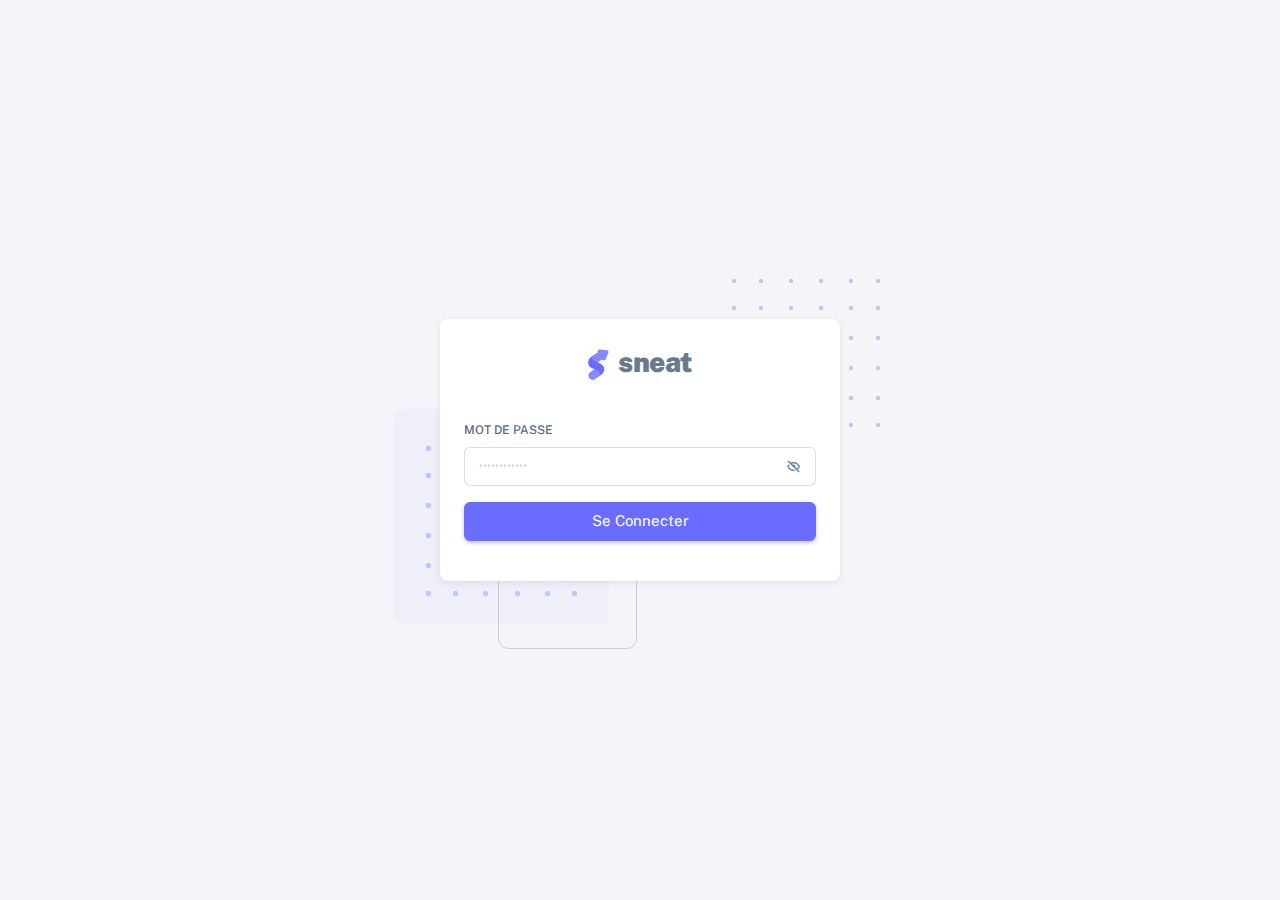
<file: index.html>
<!DOCTYPE html>
<html lang="en">
<head>
    <meta charset="UTF-8">
    <meta http-equiv="X-UA-Compatible" content="IE=edge">
    <meta name="viewport" content="width=device-width, initial-scale=1.0">
    <title>Document</title>
</head>
<body>
    <script>
        window.document.location.href = "./html/login.html";
    </script>
</body>
</html>
</file>
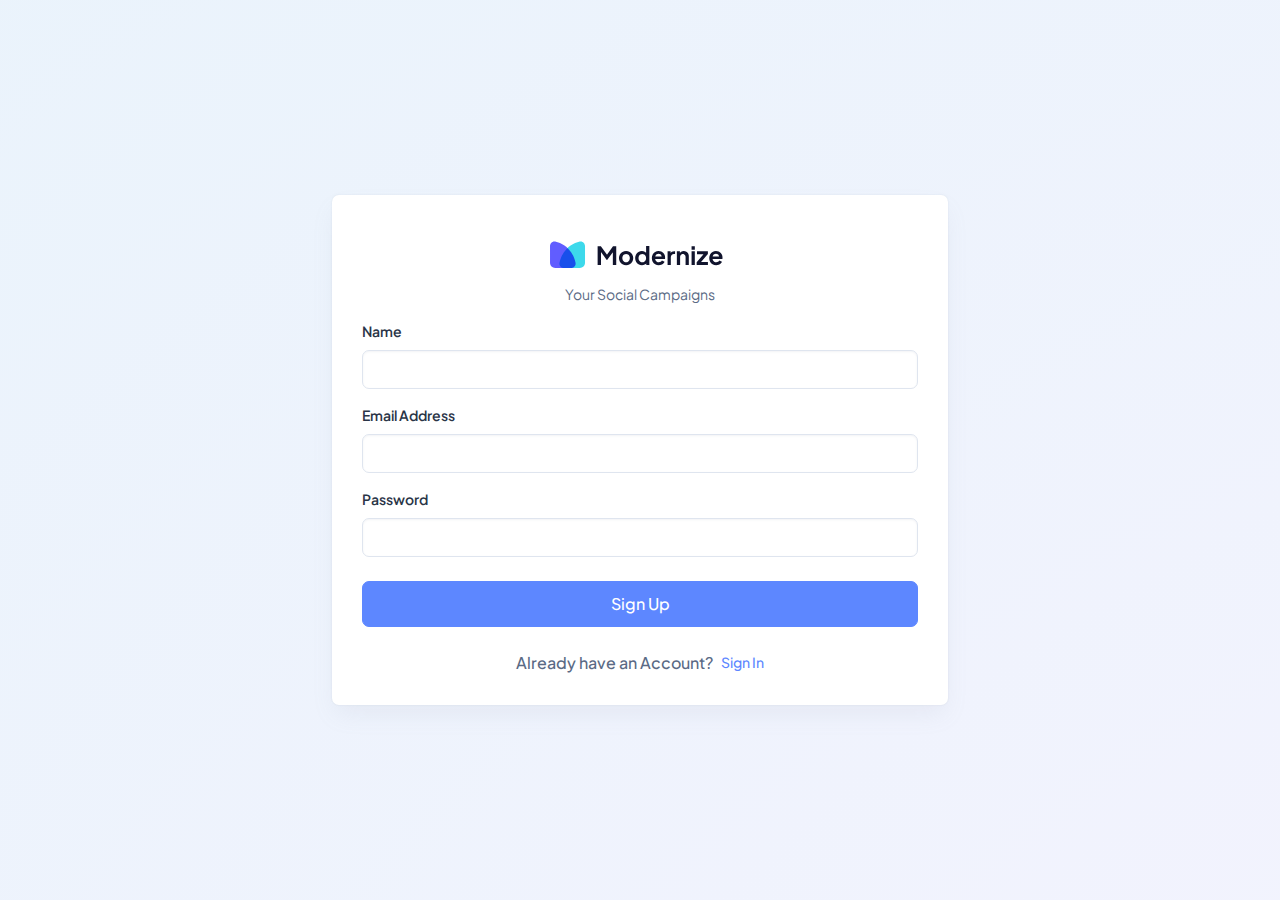
<file: html/authentication-register.html>
<!doctype html>
<html lang="en">

<head>
  <meta charset="utf-8">
  <meta name="viewport" content="width=device-width, initial-scale=1">
  <title>Modernize Free</title>
  <link rel="shortcut icon" type="image/png" href="../assets/images/logos/favicon.png" />
  <link rel="stylesheet" href="../assets/css/styles.min.css" />
</head>

<body>
  <!--  Body Wrapper -->
  <div class="page-wrapper" id="main-wrapper" data-layout="vertical" data-navbarbg="skin6" data-sidebartype="full"
    data-sidebar-position="fixed" data-header-position="fixed">
    <div
      class="position-relative overflow-hidden radial-gradient min-vh-100 d-flex align-items-center justify-content-center">
      <div class="d-flex align-items-center justify-content-center w-100">
        <div class="row justify-content-center w-100">
          <div class="col-md-8 col-lg-6 col-xxl-3">
            <div class="card mb-0">
              <div class="card-body">
                <a href="./index.html" class="text-nowrap logo-img text-center d-block py-3 w-100">
                  <img src="../assets/images/logos/dark-logo.svg" width="180" alt="">
                </a>
                <p class="text-center">Your Social Campaigns</p>
                <form>
                  <div class="mb-3">
                    <label for="exampleInputtext1" class="form-label">Name</label>
                    <input type="text" class="form-control" id="exampleInputtext1" aria-describedby="textHelp">
                  </div>
                  <div class="mb-3">
                    <label for="exampleInputEmail1" class="form-label">Email Address</label>
                    <input type="email" class="form-control" id="exampleInputEmail1" aria-describedby="emailHelp">
                  </div>
                  <div class="mb-4">
                    <label for="exampleInputPassword1" class="form-label">Password</label>
                    <input type="password" class="form-control" id="exampleInputPassword1">
                  </div>
                  <a href="./index.html" class="btn btn-primary w-100 py-8 fs-4 mb-4 rounded-2">Sign Up</a>
                  <div class="d-flex align-items-center justify-content-center">
                    <p class="fs-4 mb-0 fw-bold">Already have an Account?</p>
                    <a class="text-primary fw-bold ms-2" href="./authentication-login.html">Sign In</a>
                  </div>
                </form>
              </div>
            </div>
          </div>
        </div>
      </div>
    </div>
  </div>
  <script src="../assets/libs/jquery/dist/jquery.min.js"></script>
  <script src="../assets/libs/bootstrap/dist/js/bootstrap.bundle.min.js"></script>
</body>

</html>
</file>
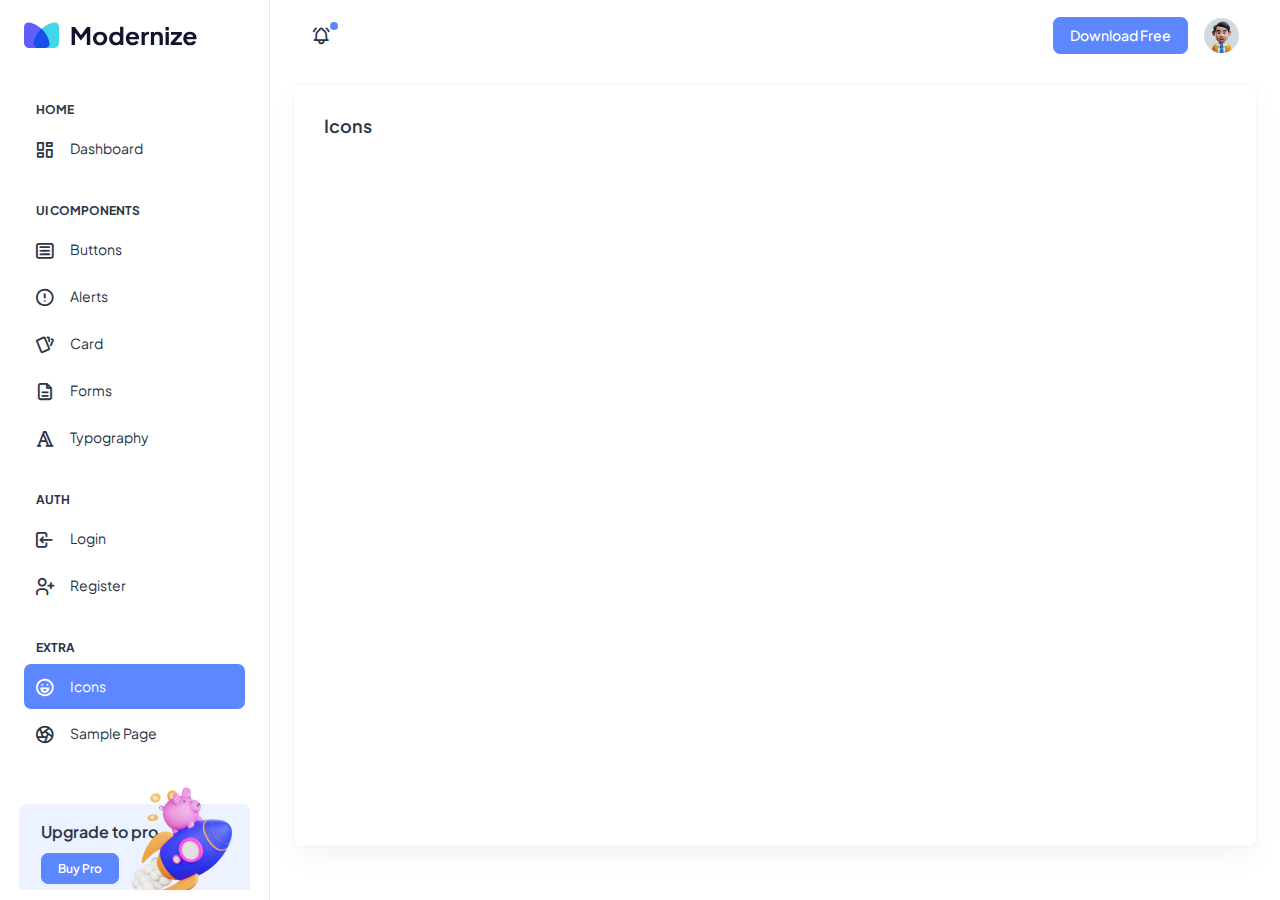
<file: html/icon-tabler.html>
<!doctype html>
<html lang="en">

<head>
  <meta charset="utf-8">
  <meta name="viewport" content="width=device-width, initial-scale=1">
  <title>Modernize Free</title>
  <link rel="shortcut icon" type="image/png" href="../assets/images/logos/favicon.png" />
  <link rel="stylesheet" href="../assets/css/styles.min.css" />
</head>

<body>
  <!--  Body Wrapper -->
  <div class="page-wrapper" id="main-wrapper" data-layout="vertical" data-navbarbg="skin6" data-sidebartype="full"
    data-sidebar-position="fixed" data-header-position="fixed">
    <!-- Sidebar Start -->
    <aside class="left-sidebar">
      <!-- Sidebar scroll-->
      <div>
        <div class="brand-logo d-flex align-items-center justify-content-between">
          <a href="./index.html" class="text-nowrap logo-img">
            <img src="../assets/images/logos/dark-logo.svg" width="180" alt="" />
          </a>
          <div class="close-btn d-xl-none d-block sidebartoggler cursor-pointer" id="sidebarCollapse">
            <i class="ti ti-x fs-8"></i>
          </div>
        </div>
        <!-- Sidebar navigation-->
        <nav class="sidebar-nav scroll-sidebar" data-simplebar="">
          <ul id="sidebarnav">
            <li class="nav-small-cap">
              <i class="ti ti-dots nav-small-cap-icon fs-4"></i>
              <span class="hide-menu">Home</span>
            </li>
            <li class="sidebar-item">
              <a class="sidebar-link" href="./index.html" aria-expanded="false">
                <span>
                  <i class="ti ti-layout-dashboard"></i>
                </span>
                <span class="hide-menu">Dashboard</span>
              </a>
            </li>
            <li class="nav-small-cap">
              <i class="ti ti-dots nav-small-cap-icon fs-4"></i>
              <span class="hide-menu">UI COMPONENTS</span>
            </li>
            <li class="sidebar-item">
              <a class="sidebar-link" href="./ui-buttons.html" aria-expanded="false">
                <span>
                  <i class="ti ti-article"></i>
                </span>
                <span class="hide-menu">Buttons</span>
              </a>
            </li>
            <li class="sidebar-item">
              <a class="sidebar-link" href="./ui-alerts.html" aria-expanded="false">
                <span>
                  <i class="ti ti-alert-circle"></i>
                </span>
                <span class="hide-menu">Alerts</span>
              </a>
            </li>
            <li class="sidebar-item">
              <a class="sidebar-link" href="./ui-card.html" aria-expanded="false">
                <span>
                  <i class="ti ti-cards"></i>
                </span>
                <span class="hide-menu">Card</span>
              </a>
            </li>
            <li class="sidebar-item">
              <a class="sidebar-link" href="./ui-forms.html" aria-expanded="false">
                <span>
                  <i class="ti ti-file-description"></i>
                </span>
                <span class="hide-menu">Forms</span>
              </a>
            </li>
            <li class="sidebar-item">
              <a class="sidebar-link" href="./ui-typography.html" aria-expanded="false">
                <span>
                  <i class="ti ti-typography"></i>
                </span>
                <span class="hide-menu">Typography</span>
              </a>
            </li>
            <li class="nav-small-cap">
              <i class="ti ti-dots nav-small-cap-icon fs-4"></i>
              <span class="hide-menu">AUTH</span>
            </li>
            <li class="sidebar-item">
              <a class="sidebar-link" href="./authentication-login.html" aria-expanded="false">
                <span>
                  <i class="ti ti-login"></i>
                </span>
                <span class="hide-menu">Login</span>
              </a>
            </li>
            <li class="sidebar-item">
              <a class="sidebar-link" href="./authentication-register.html" aria-expanded="false">
                <span>
                  <i class="ti ti-user-plus"></i>
                </span>
                <span class="hide-menu">Register</span>
              </a>
            </li>
            <li class="nav-small-cap">
              <i class="ti ti-dots nav-small-cap-icon fs-4"></i>
              <span class="hide-menu">EXTRA</span>
            </li>
            <li class="sidebar-item">
              <a class="sidebar-link" href="./icon-tabler.html" aria-expanded="false">
                <span>
                  <i class="ti ti-mood-happy"></i>
                </span>
                <span class="hide-menu">Icons</span>
              </a>
            </li>
            <li class="sidebar-item">
              <a class="sidebar-link" href="./sample-page.html" aria-expanded="false">
                <span>
                  <i class="ti ti-aperture"></i>
                </span>
                <span class="hide-menu">Sample Page</span>
              </a>
            </li>
          </ul>
          <div class="unlimited-access hide-menu bg-light-primary position-relative mb-7 mt-5 rounded">
            <div class="d-flex">
              <div class="unlimited-access-title me-3">
                <h6 class="fw-semibold fs-4 mb-6 text-dark w-85">Upgrade to pro</h6>
                <a href="https://adminmart.com/product/modernize-bootstrap-5-admin-template/" target="_blank" class="btn btn-primary fs-2 fw-semibold lh-sm">Buy Pro</a>
              </div>
              <div class="unlimited-access-img">
                <img src="../assets/images/backgrounds/rocket.png" alt="" class="img-fluid">
              </div>
            </div>
          </div>
        </nav>
        <!-- End Sidebar navigation -->
      </div>
      <!-- End Sidebar scroll-->
    </aside>
    <!--  Sidebar End -->
    <!--  Main wrapper -->
    <div class="body-wrapper">
      <!--  Header Start -->
      <header class="app-header">
        <nav class="navbar navbar-expand-lg navbar-light">
          <ul class="navbar-nav">
            <li class="nav-item d-block d-xl-none">
              <a class="nav-link sidebartoggler nav-icon-hover" id="headerCollapse" href="javascript:void(0)">
                <i class="ti ti-menu-2"></i>
              </a>
            </li>
            <li class="nav-item">
              <a class="nav-link nav-icon-hover" href="javascript:void(0)">
                <i class="ti ti-bell-ringing"></i>
                <div class="notification bg-primary rounded-circle"></div>
              </a>
            </li>
          </ul>
          <div class="navbar-collapse justify-content-end px-0" id="navbarNav">
            <ul class="navbar-nav flex-row ms-auto align-items-center justify-content-end">
              <a href="https://adminmart.com/product/modernize-free-bootstrap-admin-dashboard/" target="_blank" class="btn btn-primary">Download Free</a>
              <li class="nav-item dropdown">
                <a class="nav-link nav-icon-hover" href="javascript:void(0)" id="drop2" data-bs-toggle="dropdown"
                  aria-expanded="false">
                  <img src="../assets/images/profile/user-1.jpg" alt="" width="35" height="35" class="rounded-circle">
                </a>
                <div class="dropdown-menu dropdown-menu-end dropdown-menu-animate-up" aria-labelledby="drop2">
                  <div class="message-body">
                    <a href="javascript:void(0)" class="d-flex align-items-center gap-2 dropdown-item">
                      <i class="ti ti-user fs-6"></i>
                      <p class="mb-0 fs-3">My Profile</p>
                    </a>
                    <a href="javascript:void(0)" class="d-flex align-items-center gap-2 dropdown-item">
                      <i class="ti ti-mail fs-6"></i>
                      <p class="mb-0 fs-3">My Account</p>
                    </a>
                    <a href="javascript:void(0)" class="d-flex align-items-center gap-2 dropdown-item">
                      <i class="ti ti-list-check fs-6"></i>
                      <p class="mb-0 fs-3">My Task</p>
                    </a>
                    <a href="./authentication-login.html" class="btn btn-outline-primary mx-3 mt-2 d-block">Logout</a>
                  </div>
                </div>
              </li>
            </ul>
          </div>
        </nav>
      </header>
      <!--  Header End -->
      <div class="container-fluid">
        <div class="card w-100 h-100 position-relative overflow-hidden">
          <div class="card-body">
            <h5 class="card-title fw-semibold mb-4">Icons</h5>
            <iframe src="https://tabler-icons.io/" frameborder="0" style="height: calc(100vh - 250px); width: 100%;"
              data-simplebar=""></iframe>
          </div>
        </div>
      </div>
    </div>
  </div>
  <script src="../assets/libs/jquery/dist/jquery.min.js"></script>
  <script src="../assets/libs/bootstrap/dist/js/bootstrap.bundle.min.js"></script>
  <script src="../assets/js/sidebarmenu.js"></script>
  <script src="../assets/js/app.min.js"></script>
  <script src="../assets/libs/simplebar/dist/simplebar.js"></script>
</body>

</html>
</file>
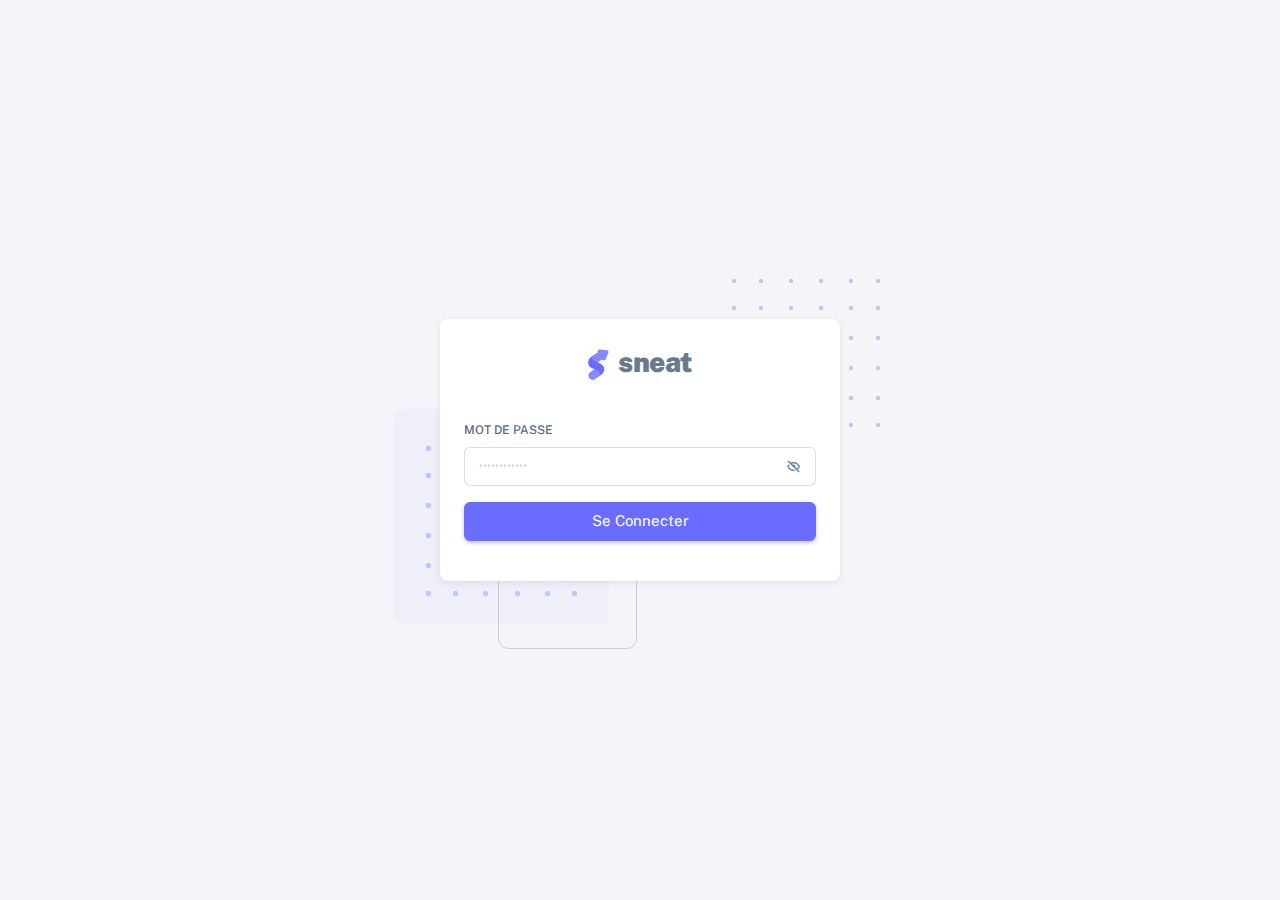
<file: html/login.html>
<!DOCTYPE html>

<html lang="en" class="light-style customizer-hide" dir="ltr" data-theme="theme-default" data-assets-path="../assets/"
  data-template="vertical-menu-template-free">

<head>
  <meta charset="utf-8" />
  <meta name="viewport"
    content="width=device-width, initial-scale=1.0, user-scalable=no, minimum-scale=1.0, maximum-scale=1.0" />

  <title>Login Basic - Pages | Sneat - Bootstrap 5 HTML Admin Template - Pro</title>

  <meta name="description" content="" />

  <!-- Favicon -->
  <link rel="icon" type="image/x-icon" href="../assets/img/favicon/favicon.ico" />

  <!-- Fonts -->
  <link rel="preconnect" href="https://fonts.googleapis.com" />
  <link rel="preconnect" href="https://fonts.gstatic.com" crossorigin />
  <link
    href="https://fonts.googleapis.com/css2?family=Public+Sans:ital,wght@0,300;0,400;0,500;0,600;0,700;1,300;1,400;1,500;1,600;1,700&display=swap"
    rel="stylesheet" />

  <!-- Icons. Uncomment required icon fonts -->
  <link rel="stylesheet" href="../assets/vendor/fonts/boxicons.css" />

  <!-- Core CSS -->
  <link rel="stylesheet" href="../assets/vendor/css/core.css" class="template-customizer-core-css" />
  <link rel="stylesheet" href="../assets/vendor/css/theme-default.css" class="template-customizer-theme-css" />
  <link rel="stylesheet" href="../assets/css/demo.css" />

  <!-- Vendors CSS -->
  <link rel="stylesheet" href="../assets/vendor/libs/perfect-scrollbar/perfect-scrollbar.css" />

  <!-- Page CSS -->
  <!-- Page -->
  <link rel="stylesheet" href="../assets/vendor/css/pages/page-auth.css" />
  <!-- Helpers -->
  <script src="../assets/vendor/js/helpers.js"></script>

  <!--! Template customizer & Theme config files MUST be included after core stylesheets and helpers.js in the <head> section -->
  <!--? Config:  Mandatory theme config file contain global vars & default theme options, Set your preferred theme option in this file.  -->
  <script src="../assets/js/config.js"></script>
</head>

<body>
  <!-- Content -->

  <div class="container-xxl">
    <div class="authentication-wrapper authentication-basic container-p-y">
      <div class="authentication-inner">
        <!-- Register -->
        <div class="card">
          <div class="card-body">
            <!-- Logo -->
            <div class="app-brand justify-content-center">
              <a href="index.html" class="app-brand-link gap-2">
                <span class="app-brand-logo demo">
                  <svg width="25" viewBox="0 0 25 42" version="1.1" xmlns="http://www.w3.org/2000/svg"
                    xmlns:xlink="http://www.w3.org/1999/xlink">
                    <defs>
                      <path
                        d="M13.7918663,0.358365126 L3.39788168,7.44174259 C0.566865006,9.69408886 -0.379795268,12.4788597 0.557900856,15.7960551 C0.68998853,16.2305145 1.09562888,17.7872135 3.12357076,19.2293357 C3.8146334,19.7207684 5.32369333,20.3834223 7.65075054,21.2172976 L7.59773219,21.2525164 L2.63468769,24.5493413 C0.445452254,26.3002124 0.0884951797,28.5083815 1.56381646,31.1738486 C2.83770406,32.8170431 5.20850219,33.2640127 7.09180128,32.5391577 C8.347334,32.0559211 11.4559176,30.0011079 16.4175519,26.3747182 C18.0338572,24.4997857 18.6973423,22.4544883 18.4080071,20.2388261 C17.963753,17.5346866 16.1776345,15.5799961 13.0496516,14.3747546 L10.9194936,13.4715819 L18.6192054,7.984237 L13.7918663,0.358365126 Z"
                        id="path-1"></path>
                      <path
                        d="M5.47320593,6.00457225 C4.05321814,8.216144 4.36334763,10.0722806 6.40359441,11.5729822 C8.61520715,12.571656 10.0999176,13.2171421 10.8577257,13.5094407 L15.5088241,14.433041 L18.6192054,7.984237 C15.5364148,3.11535317 13.9273018,0.573395879 13.7918663,0.358365126 C13.5790555,0.511491653 10.8061687,2.3935607 5.47320593,6.00457225 Z"
                        id="path-3"></path>
                      <path
                        d="M7.50063644,21.2294429 L12.3234468,23.3159332 C14.1688022,24.7579751 14.397098,26.4880487 13.008334,28.506154 C11.6195701,30.5242593 10.3099883,31.790241 9.07958868,32.3040991 C5.78142938,33.4346997 4.13234973,34 4.13234973,34 C4.13234973,34 2.75489982,33.0538207 2.37032616e-14,31.1614621 C-0.55822714,27.8186216 -0.55822714,26.0572515 -4.05231404e-15,25.8773518 C0.83734071,25.6075023 2.77988457,22.8248993 3.3049379,22.52991 C3.65497346,22.3332504 5.05353963,21.8997614 7.50063644,21.2294429 Z"
                        id="path-4"></path>
                      <path
                        d="M20.6,7.13333333 L25.6,13.8 C26.2627417,14.6836556 26.0836556,15.9372583 25.2,16.6 C24.8538077,16.8596443 24.4327404,17 24,17 L14,17 C12.8954305,17 12,16.1045695 12,15 C12,14.5672596 12.1403557,14.1461923 12.4,13.8 L17.4,7.13333333 C18.0627417,6.24967773 19.3163444,6.07059163 20.2,6.73333333 C20.3516113,6.84704183 20.4862915,6.981722 20.6,7.13333333 Z"
                        id="path-5"></path>
                    </defs>
                    <g id="g-app-brand" stroke="none" stroke-width="1" fill="none" fill-rule="evenodd">
                      <g id="Brand-Logo" transform="translate(-27.000000, -15.000000)">
                        <g id="Icon" transform="translate(27.000000, 15.000000)">
                          <g id="Mask" transform="translate(0.000000, 8.000000)">
                            <mask id="mask-2" fill="white">
                              <use xlink:href="#path-1"></use>
                            </mask>
                            <use fill="#696cff" xlink:href="#path-1"></use>
                            <g id="Path-3" mask="url(#mask-2)">
                              <use fill="#696cff" xlink:href="#path-3"></use>
                              <use fill-opacity="0.2" fill="#FFFFFF" xlink:href="#path-3"></use>
                            </g>
                            <g id="Path-4" mask="url(#mask-2)">
                              <use fill="#696cff" xlink:href="#path-4"></use>
                              <use fill-opacity="0.2" fill="#FFFFFF" xlink:href="#path-4"></use>
                            </g>
                          </g>
                          <g id="Triangle"
                            transform="translate(19.000000, 11.000000) rotate(-300.000000) translate(-19.000000, -11.000000) ">
                            <use fill="#696cff" xlink:href="#path-5"></use>
                            <use fill-opacity="0.2" fill="#FFFFFF" xlink:href="#path-5"></use>
                          </g>
                        </g>
                      </g>
                    </g>
                  </svg>
                </span>
                <span class="app-brand-text demo text-body fw-bolder">Sneat</span>
              </a>
            </div>
            <!-- /Logo -->
            <form id="formAuthentication" class="mb-3" action="../login/back.php" method="POST">
              <div class="mb-3 form-password-toggle">
                <div class="d-flex justify-content-between">
                  <label class="form-label" for="password">Mot de Passe</label>

                </div>
                <div class="input-group input-group-merge">
                  <input type="password" id="password" required autocomplete="off" class="form-control" name="password"
                    placeholder="&#xb7;&#xb7;&#xb7;&#xb7;&#xb7;&#xb7;&#xb7;&#xb7;&#xb7;&#xb7;&#xb7;&#xb7;"
                    aria-describedby="password" />
                  <span class="input-group-text cursor-pointer"><i class="bx bx-hide"></i></span>
                </div>
              </div>

              <div class="mb-3">
                <button class="btn btn-primary d-grid w-100" type="submit">Se Connecter</button>
              </div>
            </form>

            <p class="text-center">

            </p>
          </div>
        </div>
        <!-- /Register -->
      </div>
    </div>
  </div>

  <!-- / Content -->



  <!-- Core JS -->
  <!-- build:js assets/vendor/js/core.js -->
  <script src="../assets/vendor/libs/jquery/jquery.js"></script>
  <script src="../assets/vendor/libs/popper/popper.js"></script>
  <script src="../assets/vendor/js/bootstrap.js"></script>
  <script src="../assets/vendor/libs/perfect-scrollbar/perfect-scrollbar.js"></script>

  <script src="../assets/vendor/js/menu.js"></script>
  <!-- endbuild -->

  <!-- Vendors JS -->

  <!-- Main JS -->
  <script src="../assets/js/main.js"></script>

  <!-- Page JS -->

  <!-- Place this tag in your head or just before your close body tag. -->
  <script async defer src="https://buttons.github.io/buttons.js"></script>
</body>

</html>
</file>
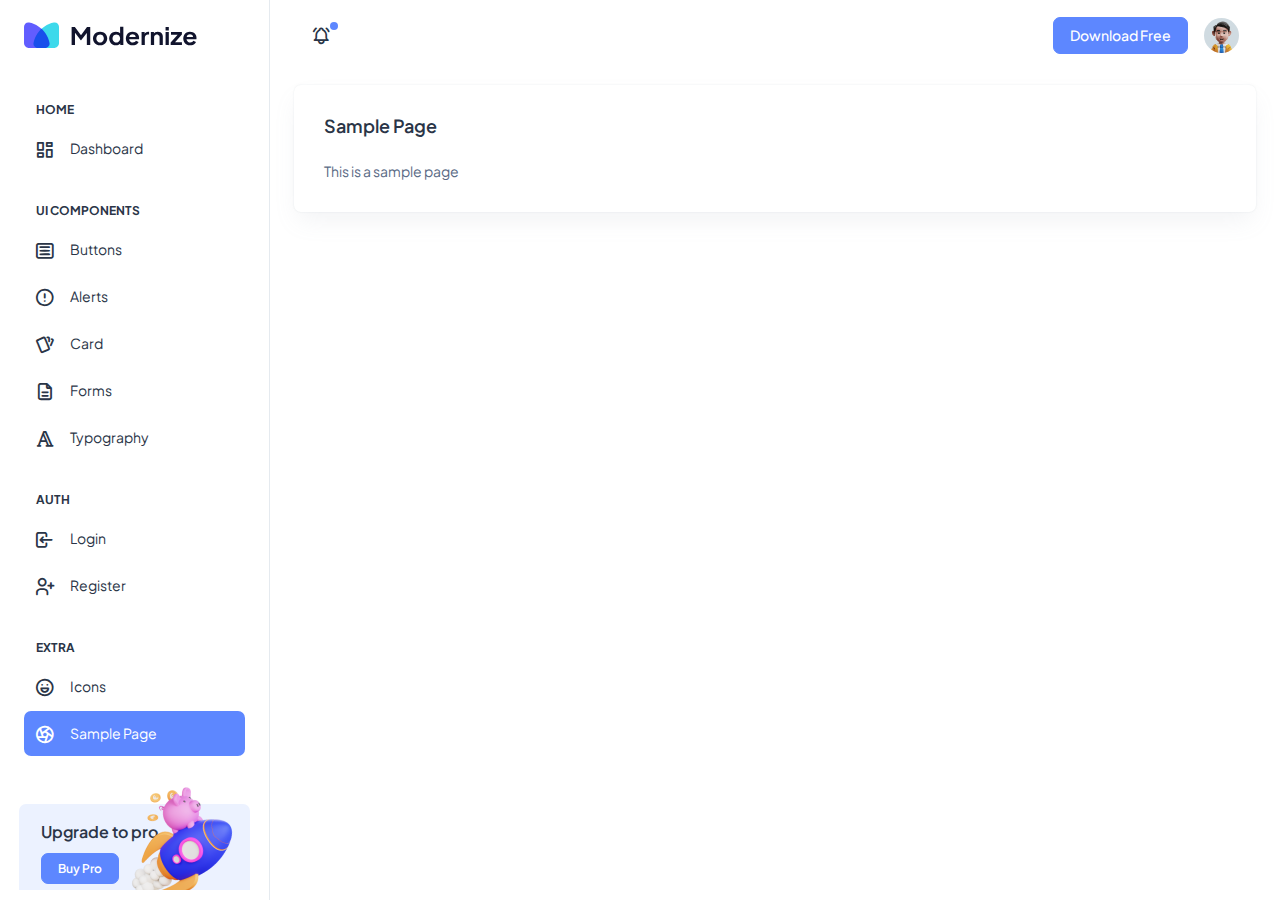
<file: html/sample-page.html>
<!doctype html>
<html lang="en">

<head>
  <meta charset="utf-8">
  <meta name="viewport" content="width=device-width, initial-scale=1">
  <title>Modernize Free</title>
  <link rel="shortcut icon" type="image/png" href="../assets/images/logos/favicon.png" />
  <link rel="stylesheet" href="../assets/css/styles.min.css" />
</head>

<body>
  <!--  Body Wrapper -->
  <div class="page-wrapper" id="main-wrapper" data-layout="vertical" data-navbarbg="skin6" data-sidebartype="full"
    data-sidebar-position="fixed" data-header-position="fixed">
    <!-- Sidebar Start -->
    <aside class="left-sidebar">
      <!-- Sidebar scroll-->
      <div>
        <div class="brand-logo d-flex align-items-center justify-content-between">
          <a href="./index.html" class="text-nowrap logo-img">
            <img src="../assets/images/logos/dark-logo.svg" width="180" alt="" />
          </a>
          <div class="close-btn d-xl-none d-block sidebartoggler cursor-pointer" id="sidebarCollapse">
            <i class="ti ti-x fs-8"></i>
          </div>
        </div>
        <!-- Sidebar navigation-->
        <nav class="sidebar-nav scroll-sidebar" data-simplebar="">
          <ul id="sidebarnav">
            <li class="nav-small-cap">
              <i class="ti ti-dots nav-small-cap-icon fs-4"></i>
              <span class="hide-menu">Home</span>
            </li>
            <li class="sidebar-item">
              <a class="sidebar-link" href="./index.html" aria-expanded="false">
                <span>
                  <i class="ti ti-layout-dashboard"></i>
                </span>
                <span class="hide-menu">Dashboard</span>
              </a>
            </li>
            <li class="nav-small-cap">
              <i class="ti ti-dots nav-small-cap-icon fs-4"></i>
              <span class="hide-menu">UI COMPONENTS</span>
            </li>
            <li class="sidebar-item">
              <a class="sidebar-link" href="./ui-buttons.html" aria-expanded="false">
                <span>
                  <i class="ti ti-article"></i>
                </span>
                <span class="hide-menu">Buttons</span>
              </a>
            </li>
            <li class="sidebar-item">
              <a class="sidebar-link" href="./ui-alerts.html" aria-expanded="false">
                <span>
                  <i class="ti ti-alert-circle"></i>
                </span>
                <span class="hide-menu">Alerts</span>
              </a>
            </li>
            <li class="sidebar-item">
              <a class="sidebar-link" href="./ui-card.html" aria-expanded="false">
                <span>
                  <i class="ti ti-cards"></i>
                </span>
                <span class="hide-menu">Card</span>
              </a>
            </li>
            <li class="sidebar-item">
              <a class="sidebar-link" href="./ui-forms.html" aria-expanded="false">
                <span>
                  <i class="ti ti-file-description"></i>
                </span>
                <span class="hide-menu">Forms</span>
              </a>
            </li>
            <li class="sidebar-item">
              <a class="sidebar-link" href="./ui-typography.html" aria-expanded="false">
                <span>
                  <i class="ti ti-typography"></i>
                </span>
                <span class="hide-menu">Typography</span>
              </a>
            </li>
            <li class="nav-small-cap">
              <i class="ti ti-dots nav-small-cap-icon fs-4"></i>
              <span class="hide-menu">AUTH</span>
            </li>
            <li class="sidebar-item">
              <a class="sidebar-link" href="./authentication-login.html" aria-expanded="false">
                <span>
                  <i class="ti ti-login"></i>
                </span>
                <span class="hide-menu">Login</span>
              </a>
            </li>
            <li class="sidebar-item">
              <a class="sidebar-link" href="./authentication-register.html" aria-expanded="false">
                <span>
                  <i class="ti ti-user-plus"></i>
                </span>
                <span class="hide-menu">Register</span>
              </a>
            </li>
            <li class="nav-small-cap">
              <i class="ti ti-dots nav-small-cap-icon fs-4"></i>
              <span class="hide-menu">EXTRA</span>
            </li>
            <li class="sidebar-item">
              <a class="sidebar-link" href="./icon-tabler.html" aria-expanded="false">
                <span>
                  <i class="ti ti-mood-happy"></i>
                </span>
                <span class="hide-menu">Icons</span>
              </a>
            </li>
            <li class="sidebar-item">
              <a class="sidebar-link" href="./sample-page.html" aria-expanded="false">
                <span>
                  <i class="ti ti-aperture"></i>
                </span>
                <span class="hide-menu">Sample Page</span>
              </a>
            </li>
          </ul>
          <div class="unlimited-access hide-menu bg-light-primary position-relative mb-7 mt-5 rounded">
            <div class="d-flex">
              <div class="unlimited-access-title me-3">
                <h6 class="fw-semibold fs-4 mb-6 text-dark w-85">Upgrade to pro</h6>
                <a href="https://adminmart.com/product/modernize-bootstrap-5-admin-template/" target="_blank" class="btn btn-primary fs-2 fw-semibold lh-sm">Buy Pro</a>
              </div>
              <div class="unlimited-access-img">
                <img src="../assets/images/backgrounds/rocket.png" alt="" class="img-fluid">
              </div>
            </div>
          </div>
        </nav>
        <!-- End Sidebar navigation -->
      </div>
      <!-- End Sidebar scroll-->
    </aside>
    <!--  Sidebar End -->
    <!--  Main wrapper -->
    <div class="body-wrapper">
      <!--  Header Start -->
      <header class="app-header">
        <nav class="navbar navbar-expand-lg navbar-light">
          <ul class="navbar-nav">
            <li class="nav-item d-block d-xl-none">
              <a class="nav-link sidebartoggler nav-icon-hover" id="headerCollapse" href="javascript:void(0)">
                <i class="ti ti-menu-2"></i>
              </a>
            </li>
            <li class="nav-item">
              <a class="nav-link nav-icon-hover" href="javascript:void(0)">
                <i class="ti ti-bell-ringing"></i>
                <div class="notification bg-primary rounded-circle"></div>
              </a>
            </li>
          </ul>
          <div class="navbar-collapse justify-content-end px-0" id="navbarNav">
            <ul class="navbar-nav flex-row ms-auto align-items-center justify-content-end">
              <a href="https://adminmart.com/product/modernize-free-bootstrap-admin-dashboard/" target="_blank" class="btn btn-primary">Download Free</a>
              <li class="nav-item dropdown">
                <a class="nav-link nav-icon-hover" href="javascript:void(0)" id="drop2" data-bs-toggle="dropdown"
                  aria-expanded="false">
                  <img src="../assets/images/profile/user-1.jpg" alt="" width="35" height="35" class="rounded-circle">
                </a>
                <div class="dropdown-menu dropdown-menu-end dropdown-menu-animate-up" aria-labelledby="drop2">
                  <div class="message-body">
                    <a href="javascript:void(0)" class="d-flex align-items-center gap-2 dropdown-item">
                      <i class="ti ti-user fs-6"></i>
                      <p class="mb-0 fs-3">My Profile</p>
                    </a>
                    <a href="javascript:void(0)" class="d-flex align-items-center gap-2 dropdown-item">
                      <i class="ti ti-mail fs-6"></i>
                      <p class="mb-0 fs-3">My Account</p>
                    </a>
                    <a href="javascript:void(0)" class="d-flex align-items-center gap-2 dropdown-item">
                      <i class="ti ti-list-check fs-6"></i>
                      <p class="mb-0 fs-3">My Task</p>
                    </a>
                    <a href="./authentication-login.html" class="btn btn-outline-primary mx-3 mt-2 d-block">Logout</a>
                  </div>
                </div>
              </li>
            </ul>
          </div>
        </nav>
      </header>
      <!--  Header End -->
      <div class="container-fluid">
        <div class="card">
          <div class="card-body">
            <h5 class="card-title fw-semibold mb-4">Sample Page</h5>
            <p class="mb-0">This is a sample page </p>
          </div>
        </div>
      </div>
    </div>
  </div>
  <script src="../assets/libs/jquery/dist/jquery.min.js"></script>
  <script src="../assets/libs/bootstrap/dist/js/bootstrap.bundle.min.js"></script>
  <script src="../assets/js/sidebarmenu.js"></script>
  <script src="../assets/js/app.min.js"></script>
  <script src="../assets/libs/simplebar/dist/simplebar.js"></script>
</body>

</html>
</file>
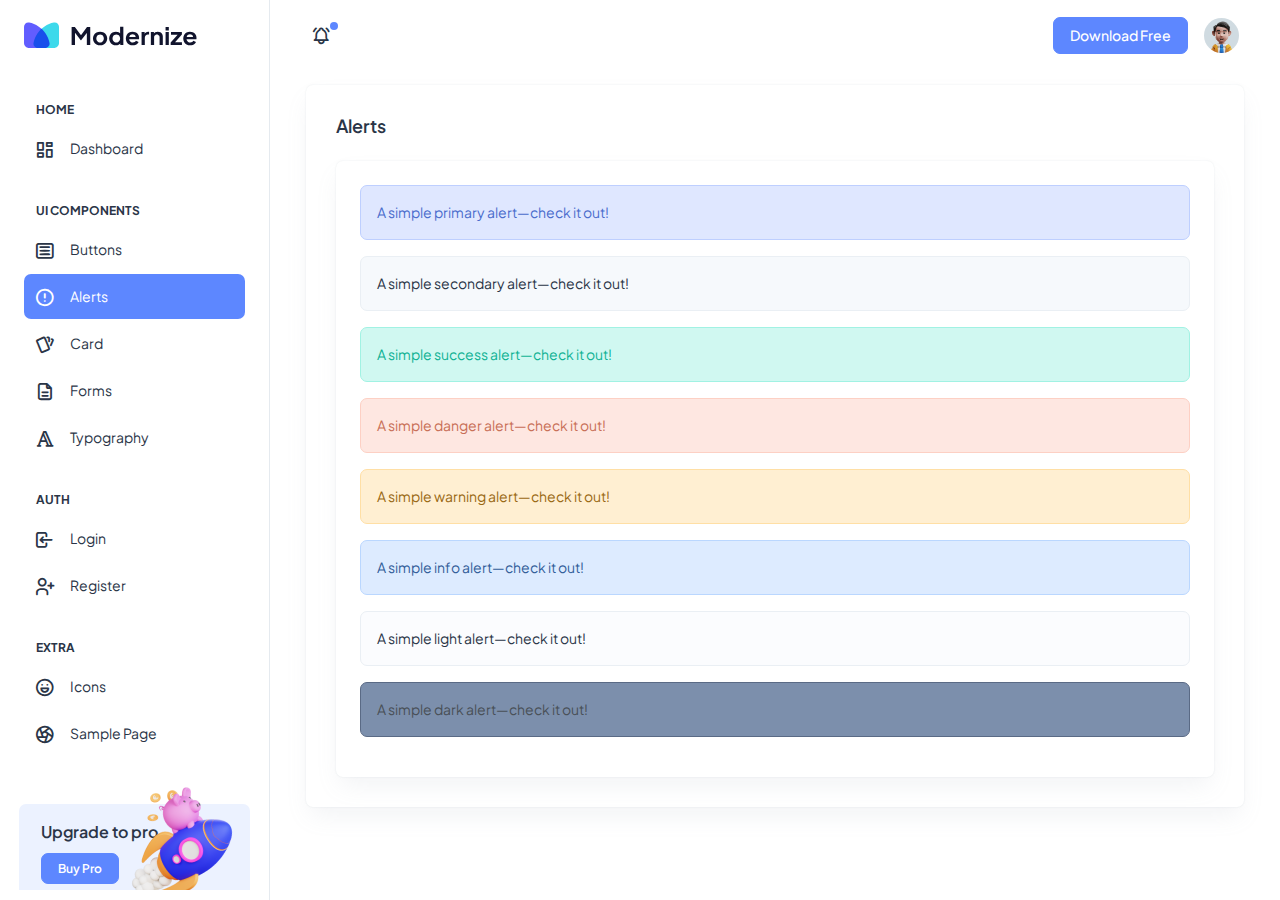
<file: html/ui-alerts.html>
<!doctype html>
<html lang="en">

<head>
  <meta charset="utf-8">
  <meta name="viewport" content="width=device-width, initial-scale=1">
  <title>Modernize Free</title>
  <link rel="shortcut icon" type="image/png" href="../assets/images/logos/favicon.png" />
  <link rel="stylesheet" href="../assets/css/styles.min.css" />
</head>

<body>
  <!--  Body Wrapper -->
  <div class="page-wrapper" id="main-wrapper" data-layout="vertical" data-navbarbg="skin6" data-sidebartype="full"
    data-sidebar-position="fixed" data-header-position="fixed">
    <!-- Sidebar Start -->
    <aside class="left-sidebar">
      <!-- Sidebar scroll-->
      <div>
        <div class="brand-logo d-flex align-items-center justify-content-between">
          <a href="./index.html" class="text-nowrap logo-img">
            <img src="../assets/images/logos/dark-logo.svg" width="180" alt="" />
          </a>
          <div class="close-btn d-xl-none d-block sidebartoggler cursor-pointer" id="sidebarCollapse">
            <i class="ti ti-x fs-8"></i>
          </div>
        </div>
        <!-- Sidebar navigation-->
        <nav class="sidebar-nav scroll-sidebar" data-simplebar="">
          <ul id="sidebarnav">
            <li class="nav-small-cap">
              <i class="ti ti-dots nav-small-cap-icon fs-4"></i>
              <span class="hide-menu">Home</span>
            </li>
            <li class="sidebar-item">
              <a class="sidebar-link" href="./index.html" aria-expanded="false">
                <span>
                  <i class="ti ti-layout-dashboard"></i>
                </span>
                <span class="hide-menu">Dashboard</span>
              </a>
            </li>
            <li class="nav-small-cap">
              <i class="ti ti-dots nav-small-cap-icon fs-4"></i>
              <span class="hide-menu">UI COMPONENTS</span>
            </li>
            <li class="sidebar-item">
              <a class="sidebar-link" href="./ui-buttons.html" aria-expanded="false">
                <span>
                  <i class="ti ti-article"></i>
                </span>
                <span class="hide-menu">Buttons</span>
              </a>
            </li>
            <li class="sidebar-item">
              <a class="sidebar-link" href="./ui-alerts.html" aria-expanded="false">
                <span>
                  <i class="ti ti-alert-circle"></i>
                </span>
                <span class="hide-menu">Alerts</span>
              </a>
            </li>
            <li class="sidebar-item">
              <a class="sidebar-link" href="./ui-card.html" aria-expanded="false">
                <span>
                  <i class="ti ti-cards"></i>
                </span>
                <span class="hide-menu">Card</span>
              </a>
            </li>
            <li class="sidebar-item">
              <a class="sidebar-link" href="./ui-forms.html" aria-expanded="false">
                <span>
                  <i class="ti ti-file-description"></i>
                </span>
                <span class="hide-menu">Forms</span>
              </a>
            </li>
            <li class="sidebar-item">
              <a class="sidebar-link" href="./ui-typography.html" aria-expanded="false">
                <span>
                  <i class="ti ti-typography"></i>
                </span>
                <span class="hide-menu">Typography</span>
              </a>
            </li>
            <li class="nav-small-cap">
              <i class="ti ti-dots nav-small-cap-icon fs-4"></i>
              <span class="hide-menu">AUTH</span>
            </li>
            <li class="sidebar-item">
              <a class="sidebar-link" href="./authentication-login.html" aria-expanded="false">
                <span>
                  <i class="ti ti-login"></i>
                </span>
                <span class="hide-menu">Login</span>
              </a>
            </li>
            <li class="sidebar-item">
              <a class="sidebar-link" href="./authentication-register.html" aria-expanded="false">
                <span>
                  <i class="ti ti-user-plus"></i>
                </span>
                <span class="hide-menu">Register</span>
              </a>
            </li>
            <li class="nav-small-cap">
              <i class="ti ti-dots nav-small-cap-icon fs-4"></i>
              <span class="hide-menu">EXTRA</span>
            </li>
            <li class="sidebar-item">
              <a class="sidebar-link" href="./icon-tabler.html" aria-expanded="false">
                <span>
                  <i class="ti ti-mood-happy"></i>
                </span>
                <span class="hide-menu">Icons</span>
              </a>
            </li>
            <li class="sidebar-item">
              <a class="sidebar-link" href="./sample-page.html" aria-expanded="false">
                <span>
                  <i class="ti ti-aperture"></i>
                </span>
                <span class="hide-menu">Sample Page</span>
              </a>
            </li>
          </ul>
          <div class="unlimited-access hide-menu bg-light-primary position-relative mb-7 mt-5 rounded">
            <div class="d-flex">
              <div class="unlimited-access-title me-3">
                <h6 class="fw-semibold fs-4 mb-6 text-dark w-85">Upgrade to pro</h6>
                <a href="https://adminmart.com/product/modernize-bootstrap-5-admin-template/" target="_blank" class="btn btn-primary fs-2 fw-semibold lh-sm">Buy Pro</a>
              </div>
              <div class="unlimited-access-img">
                <img src="../assets/images/backgrounds/rocket.png" alt="" class="img-fluid">
              </div>
            </div>
          </div>
        </nav>
        <!-- End Sidebar navigation -->
      </div>
      <!-- End Sidebar scroll-->
    </aside>
    <!--  Sidebar End -->
    <!--  Main wrapper -->
    <div class="body-wrapper">
      <!--  Header Start -->
      <header class="app-header">
        <nav class="navbar navbar-expand-lg navbar-light">
          <ul class="navbar-nav">
            <li class="nav-item d-block d-xl-none">
              <a class="nav-link sidebartoggler nav-icon-hover" id="headerCollapse" href="javascript:void(0)">
                <i class="ti ti-menu-2"></i>
              </a>
            </li>
            <li class="nav-item">
              <a class="nav-link nav-icon-hover" href="javascript:void(0)">
                <i class="ti ti-bell-ringing"></i>
                <div class="notification bg-primary rounded-circle"></div>
              </a>
            </li>
          </ul>
          <div class="navbar-collapse justify-content-end px-0" id="navbarNav">
            <ul class="navbar-nav flex-row ms-auto align-items-center justify-content-end">
              <a href="https://adminmart.com/product/modernize-free-bootstrap-admin-dashboard/" target="_blank" class="btn btn-primary">Download Free</a>
              <li class="nav-item dropdown">
                <a class="nav-link nav-icon-hover" href="javascript:void(0)" id="drop2" data-bs-toggle="dropdown"
                  aria-expanded="false">
                  <img src="../assets/images/profile/user-1.jpg" alt="" width="35" height="35" class="rounded-circle">
                </a>
                <div class="dropdown-menu dropdown-menu-end dropdown-menu-animate-up" aria-labelledby="drop2">
                  <div class="message-body">
                    <a href="javascript:void(0)" class="d-flex align-items-center gap-2 dropdown-item">
                      <i class="ti ti-user fs-6"></i>
                      <p class="mb-0 fs-3">My Profile</p>
                    </a>
                    <a href="javascript:void(0)" class="d-flex align-items-center gap-2 dropdown-item">
                      <i class="ti ti-mail fs-6"></i>
                      <p class="mb-0 fs-3">My Account</p>
                    </a>
                    <a href="javascript:void(0)" class="d-flex align-items-center gap-2 dropdown-item">
                      <i class="ti ti-list-check fs-6"></i>
                      <p class="mb-0 fs-3">My Task</p>
                    </a>
                    <a href="./authentication-login.html" class="btn btn-outline-primary mx-3 mt-2 d-block">Logout</a>
                  </div>
                </div>
              </li>
            </ul>
          </div>
        </nav>
      </header>
      <!--  Header End -->
      <div class="container-fluid">
        <div class="container-fluid">
          <div class="card">
            <div class="card-body">
              <h5 class="card-title fw-semibold mb-4">Alerts</h5>
              <div class="card mb-0">
                <div class="card-body p-4">
                  <div class="alert alert-primary" role="alert">
                    A simple primary alert—check it out!
                  </div>
                  <div class="alert alert-secondary" role="alert">
                    A simple secondary alert—check it out!
                  </div>
                  <div class="alert alert-success" role="alert">
                    A simple success alert—check it out!
                  </div>
                  <div class="alert alert-danger" role="alert">
                    A simple danger alert—check it out!
                  </div>
                  <div class="alert alert-warning" role="alert">
                    A simple warning alert—check it out!
                  </div>
                  <div class="alert alert-info" role="alert">
                    A simple info alert—check it out!
                  </div>
                  <div class="alert alert-light" role="alert">
                    A simple light alert—check it out!
                  </div>
                  <div class="alert alert-dark" role="alert">
                    A simple dark alert—check it out!
                  </div>
                </div>
              </div>
            </div>
          </div>
        </div>
      </div>
    </div>
  </div>
  <script src="../assets/libs/jquery/dist/jquery.min.js"></script>
  <script src="../assets/libs/bootstrap/dist/js/bootstrap.bundle.min.js"></script>
  <script src="../assets/js/sidebarmenu.js"></script>
  <script src="../assets/js/app.min.js"></script>
  <script src="../assets/libs/simplebar/dist/simplebar.js"></script>
</body>

</html>
</file>
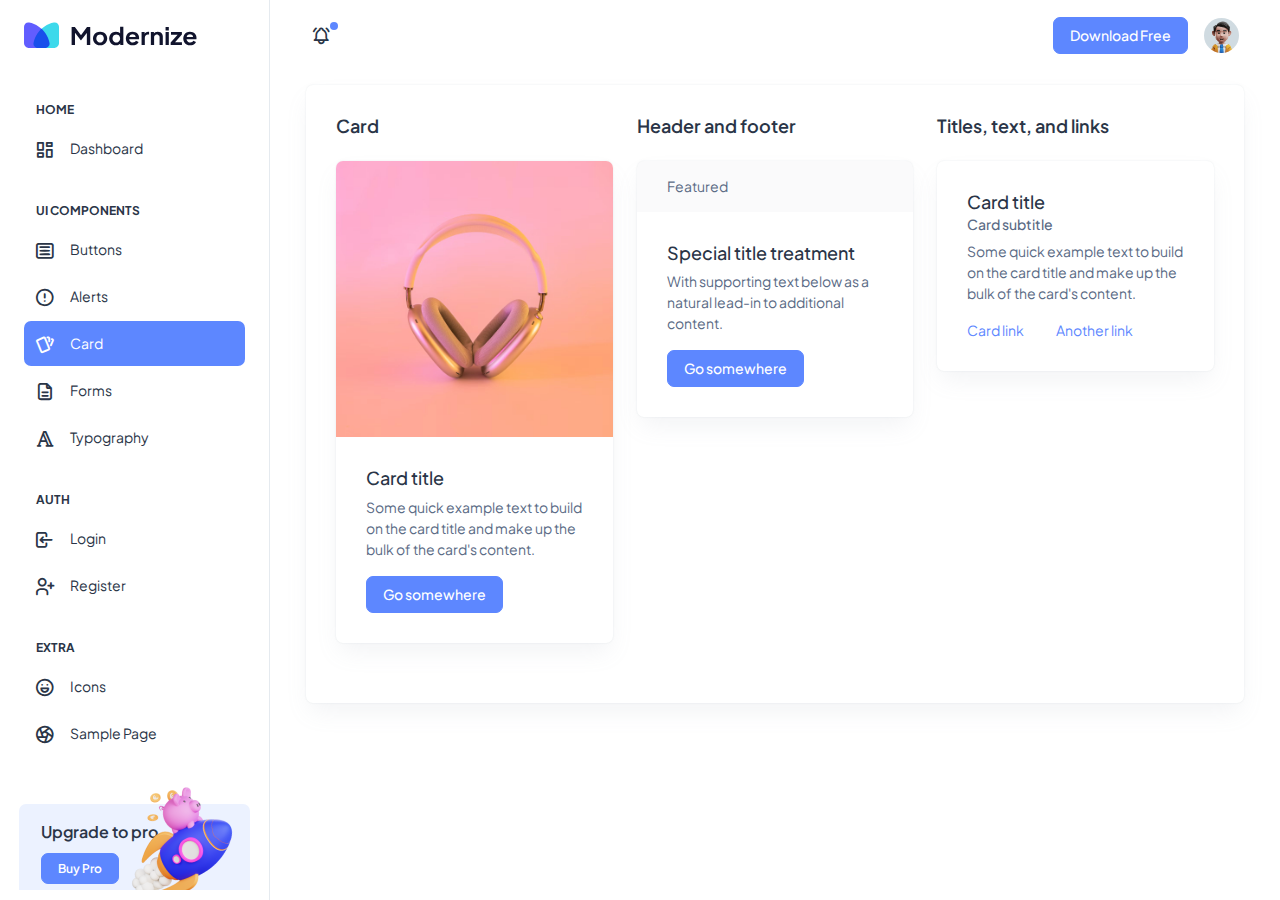
<file: html/ui-card.html>
<!doctype html>
<html lang="en">

<head>
  <meta charset="utf-8">
  <meta name="viewport" content="width=device-width, initial-scale=1">
  <title>Modernize Free</title>
  <link rel="shortcut icon" type="image/png" href="../assets/images/logos/favicon.png" />
  <link rel="stylesheet" href="../assets/css/styles.min.css" />
</head>

<body>
  <!--  Body Wrapper -->
  <div class="page-wrapper" id="main-wrapper" data-layout="vertical" data-navbarbg="skin6" data-sidebartype="full"
    data-sidebar-position="fixed" data-header-position="fixed">
    <!-- Sidebar Start -->
    <aside class="left-sidebar">
      <!-- Sidebar scroll-->
      <div>
        <div class="brand-logo d-flex align-items-center justify-content-between">
          <a href="./index.html" class="text-nowrap logo-img">
            <img src="../assets/images/logos/dark-logo.svg" width="180" alt="" />
          </a>
          <div class="close-btn d-xl-none d-block sidebartoggler cursor-pointer" id="sidebarCollapse">
            <i class="ti ti-x fs-8"></i>
          </div>
        </div>
        <!-- Sidebar navigation-->
        <nav class="sidebar-nav scroll-sidebar" data-simplebar="">
          <ul id="sidebarnav">
            <li class="nav-small-cap">
              <i class="ti ti-dots nav-small-cap-icon fs-4"></i>
              <span class="hide-menu">Home</span>
            </li>
            <li class="sidebar-item">
              <a class="sidebar-link" href="./index.html" aria-expanded="false">
                <span>
                  <i class="ti ti-layout-dashboard"></i>
                </span>
                <span class="hide-menu">Dashboard</span>
              </a>
            </li>
            <li class="nav-small-cap">
              <i class="ti ti-dots nav-small-cap-icon fs-4"></i>
              <span class="hide-menu">UI COMPONENTS</span>
            </li>
            <li class="sidebar-item">
              <a class="sidebar-link" href="./ui-buttons.html" aria-expanded="false">
                <span>
                  <i class="ti ti-article"></i>
                </span>
                <span class="hide-menu">Buttons</span>
              </a>
            </li>
            <li class="sidebar-item">
              <a class="sidebar-link" href="./ui-alerts.html" aria-expanded="false">
                <span>
                  <i class="ti ti-alert-circle"></i>
                </span>
                <span class="hide-menu">Alerts</span>
              </a>
            </li>
            <li class="sidebar-item">
              <a class="sidebar-link" href="./ui-card.html" aria-expanded="false">
                <span>
                  <i class="ti ti-cards"></i>
                </span>
                <span class="hide-menu">Card</span>
              </a>
            </li>
            <li class="sidebar-item">
              <a class="sidebar-link" href="./ui-forms.html" aria-expanded="false">
                <span>
                  <i class="ti ti-file-description"></i>
                </span>
                <span class="hide-menu">Forms</span>
              </a>
            </li>
            <li class="sidebar-item">
              <a class="sidebar-link" href="./ui-typography.html" aria-expanded="false">
                <span>
                  <i class="ti ti-typography"></i>
                </span>
                <span class="hide-menu">Typography</span>
              </a>
            </li>
            <li class="nav-small-cap">
              <i class="ti ti-dots nav-small-cap-icon fs-4"></i>
              <span class="hide-menu">AUTH</span>
            </li>
            <li class="sidebar-item">
              <a class="sidebar-link" href="./authentication-login.html" aria-expanded="false">
                <span>
                  <i class="ti ti-login"></i>
                </span>
                <span class="hide-menu">Login</span>
              </a>
            </li>
            <li class="sidebar-item">
              <a class="sidebar-link" href="./authentication-register.html" aria-expanded="false">
                <span>
                  <i class="ti ti-user-plus"></i>
                </span>
                <span class="hide-menu">Register</span>
              </a>
            </li>
            <li class="nav-small-cap">
              <i class="ti ti-dots nav-small-cap-icon fs-4"></i>
              <span class="hide-menu">EXTRA</span>
            </li>
            <li class="sidebar-item">
              <a class="sidebar-link" href="./icon-tabler.html" aria-expanded="false">
                <span>
                  <i class="ti ti-mood-happy"></i>
                </span>
                <span class="hide-menu">Icons</span>
              </a>
            </li>
            <li class="sidebar-item">
              <a class="sidebar-link" href="./sample-page.html" aria-expanded="false">
                <span>
                  <i class="ti ti-aperture"></i>
                </span>
                <span class="hide-menu">Sample Page</span>
              </a>
            </li>
          </ul>
          <div class="unlimited-access hide-menu bg-light-primary position-relative mb-7 mt-5 rounded">
            <div class="d-flex">
              <div class="unlimited-access-title me-3">
                <h6 class="fw-semibold fs-4 mb-6 text-dark w-85">Upgrade to pro</h6>
                <a href="https://adminmart.com/product/modernize-bootstrap-5-admin-template/" target="_blank" class="btn btn-primary fs-2 fw-semibold lh-sm">Buy Pro</a>
              </div>
              <div class="unlimited-access-img">
                <img src="../assets/images/backgrounds/rocket.png" alt="" class="img-fluid">
              </div>
            </div>
          </div>
        </nav>
        <!-- End Sidebar navigation -->
      </div>
      <!-- End Sidebar scroll-->
    </aside>
    <!--  Sidebar End -->
    <!--  Main wrapper -->
    <div class="body-wrapper">
      <!--  Header Start -->
      <header class="app-header">
        <nav class="navbar navbar-expand-lg navbar-light">
          <ul class="navbar-nav">
            <li class="nav-item d-block d-xl-none">
              <a class="nav-link sidebartoggler nav-icon-hover" id="headerCollapse" href="javascript:void(0)">
                <i class="ti ti-menu-2"></i>
              </a>
            </li>
            <li class="nav-item">
              <a class="nav-link nav-icon-hover" href="javascript:void(0)">
                <i class="ti ti-bell-ringing"></i>
                <div class="notification bg-primary rounded-circle"></div>
              </a>
            </li>
          </ul>
          <div class="navbar-collapse justify-content-end px-0" id="navbarNav">
            <ul class="navbar-nav flex-row ms-auto align-items-center justify-content-end">
              <a href="https://adminmart.com/product/modernize-free-bootstrap-admin-dashboard/" target="_blank" class="btn btn-primary">Download Free</a>
              <li class="nav-item dropdown">
                <a class="nav-link nav-icon-hover" href="javascript:void(0)" id="drop2" data-bs-toggle="dropdown"
                  aria-expanded="false">
                  <img src="../assets/images/profile/user-1.jpg" alt="" width="35" height="35" class="rounded-circle">
                </a>
                <div class="dropdown-menu dropdown-menu-end dropdown-menu-animate-up" aria-labelledby="drop2">
                  <div class="message-body">
                    <a href="javascript:void(0)" class="d-flex align-items-center gap-2 dropdown-item">
                      <i class="ti ti-user fs-6"></i>
                      <p class="mb-0 fs-3">My Profile</p>
                    </a>
                    <a href="javascript:void(0)" class="d-flex align-items-center gap-2 dropdown-item">
                      <i class="ti ti-mail fs-6"></i>
                      <p class="mb-0 fs-3">My Account</p>
                    </a>
                    <a href="javascript:void(0)" class="d-flex align-items-center gap-2 dropdown-item">
                      <i class="ti ti-list-check fs-6"></i>
                      <p class="mb-0 fs-3">My Task</p>
                    </a>
                    <a href="./authentication-login.html" class="btn btn-outline-primary mx-3 mt-2 d-block">Logout</a>
                  </div>
                </div>
              </li>
            </ul>
          </div>
        </nav>
      </header>
      <!--  Header End -->
      <div class="container-fluid">
        <div class="container-fluid">
          <div class="card">
            <div class="card-body">
              <div class="row">
                <div class="col-md-4">
                  <h5 class="card-title fw-semibold mb-4">Card</h5>
                  <div class="card">
                    <img src="../assets/images/products/s4.jpg" class="card-img-top" alt="...">
                    <div class="card-body">
                      <h5 class="card-title">Card title</h5>
                      <p class="card-text">Some quick example text to build on the card title and make up the bulk of
                        the
                        card's content.</p>
                      <a href="#" class="btn btn-primary">Go somewhere</a>
                    </div>
                  </div>
                </div>
                <div class="col-md-4">
                  <h5 class="card-title fw-semibold mb-4">Header and footer</h5>
                  <div class="card">
                    <div class="card-header">
                      Featured
                    </div>
                    <div class="card-body">
                      <h5 class="card-title">Special title treatment</h5>
                      <p class="card-text">With supporting text below as a natural lead-in to additional content.</p>
                      <a href="#" class="btn btn-primary">Go somewhere</a>
                    </div>
                  </div>
                </div>
                <div class="col-md-4">
                  <h5 class="card-title fw-semibold mb-4">Titles, text, and links</h5>
                  <div class="card">
                    <div class="card-body">
                      <h5 class="card-title">Card title</h5>
                      <h6 class="card-subtitle mb-2 text-muted">Card subtitle</h6>
                      <p class="card-text">Some quick example text to build on the card title and make up the bulk of
                        the
                        card's content.</p>
                      <a href="#" class="card-link">Card link</a>
                      <a href="#" class="card-link">Another link</a>
                    </div>
                  </div>
                </div>
              </div>
            </div>
          </div>
        </div>
      </div>
    </div>
  </div>
  <script src="../assets/libs/jquery/dist/jquery.min.js"></script>
  <script src="../assets/libs/bootstrap/dist/js/bootstrap.bundle.min.js"></script>
  <script src="../assets/js/sidebarmenu.js"></script>
  <script src="../assets/js/app.min.js"></script>
  <script src="../assets/libs/simplebar/dist/simplebar.js"></script>
</body>

</html>
</file>
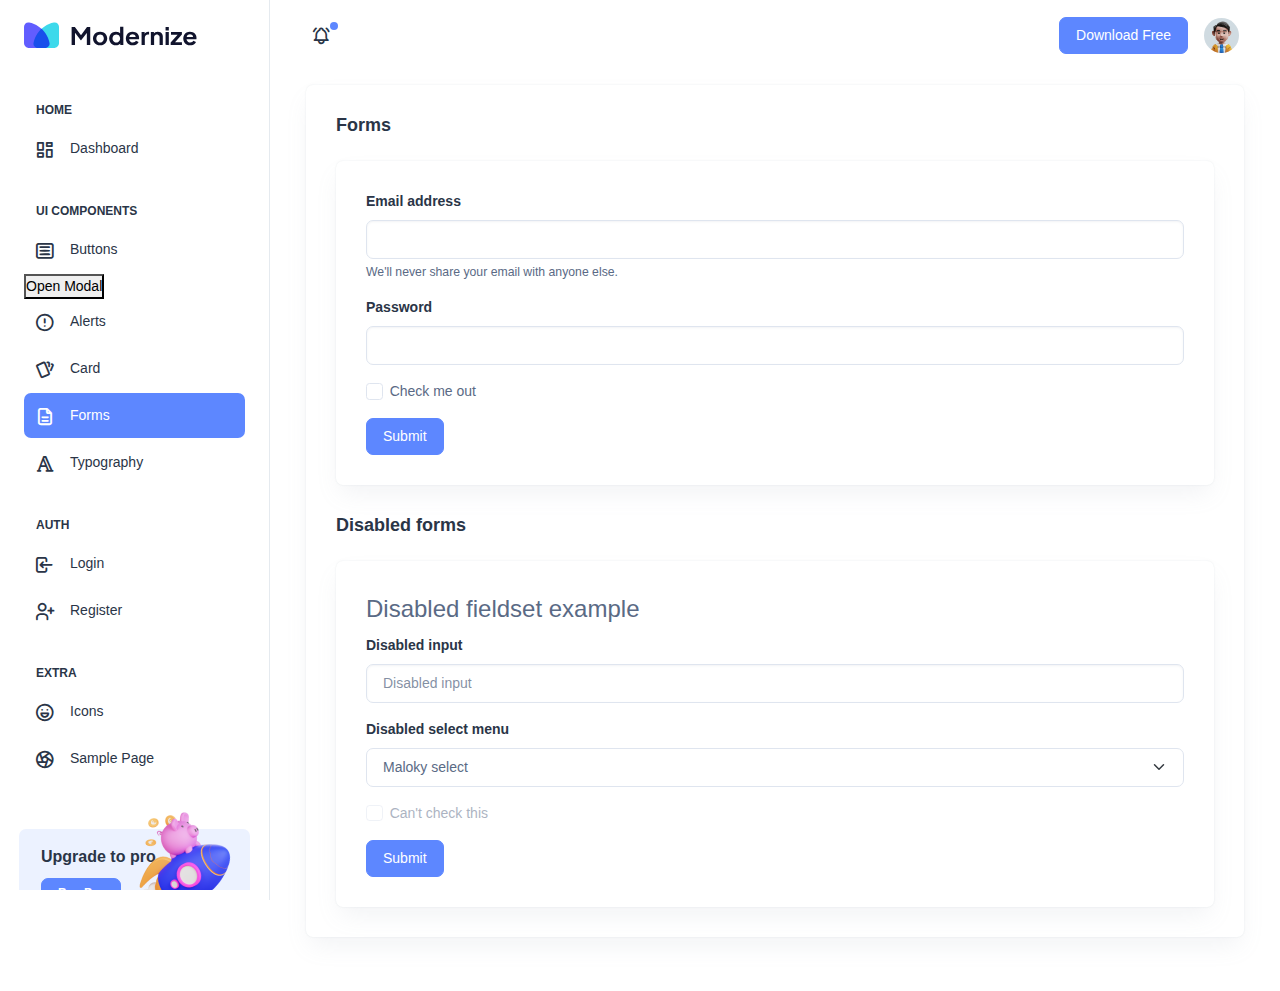
<file: html/ui-forms.html>
<!doctype html>
<html lang="en">

<head>
  <meta charset="utf-8">
  <meta name="viewport" content="width=device-width, initial-scale=1">
  <title>Modernize Free</title>
  <link rel="shortcut icon" type="image/png" href="../assets/images/logos/favicon.png" />
  <link rel="stylesheet" href="../assets/css/styles.min.css" />

  <style>
    body {font-family: Arial, Helvetica, sans-serif;}

    /* The Modal (background) */
    .modal {
      display: none; /* Hidden by default */
      position: fixed; /* Stay in place */
      z-index: 1; /* Sit on top */
      padding-top: 100px; /* Location of the box */
      left: 0;
      top: 0;
      width: 100%; /* Full width */
      height: 100%; /* Full height */
      overflow: auto; /* Enable scroll if needed */
      background-color: rgb(0,0,0); /* Fallback color */
      background-color: rgba(0,0,0,0.4); /* Black w/ opacity */
    }

    /* Modal Content */
    .modal-content {
      background-color: #fefefe;
      margin: auto;
      padding: 20px;
      border: 1px solid #888;
      width: 80%;
    }

    /* The Close Button */
    #close {
      color: #aaaaaa;
      float: right;
      font-size: 28px;
      font-weight: bold;
    }

    .close:hover,
    .close:focus {
      color: #000;
      text-decoration: none;
      cursor: pointer;
  }
</style>

</head>

<body>
  <!--  Body Wrapper -->
  <div class="page-wrapper" id="main-wrapper" data-layout="vertical" data-navbarbg="skin6" data-sidebartype="full"
    data-sidebar-position="fixed" data-header-position="fixed">
    <!-- Sidebar Start -->
    <aside class="left-sidebar">
      <!-- Sidebar scroll-->
      <div>
        <div class="brand-logo d-flex align-items-center justify-content-between">
          <a href="./index.html" class="text-nowrap logo-img">
            <img src="../assets/images/logos/dark-logo.svg" width="180" alt="" />
          </a>
          <div class="close-btn d-xl-none d-block sidebartoggler cursor-pointer" id="sidebarCollapse">
            <i class="ti ti-x fs-8"></i>
          </div>
        </div>
        <!-- Sidebar navigation-->
        <nav class="sidebar-nav scroll-sidebar" data-simplebar="">
          <ul id="sidebarnav">
            <li class="nav-small-cap">
              <i class="ti ti-dots nav-small-cap-icon fs-4"></i>
              <span class="hide-menu">Home</span>
            </li>
            <li class="sidebar-item">
              <a class="sidebar-link" href="./index.html" aria-expanded="false">
                <span>
                  <i class="ti ti-layout-dashboard"></i>
                </span>
                <span class="hide-menu">Dashboard</span>
              </a>
            </li>
            <li class="nav-small-cap">
              <i class="ti ti-dots nav-small-cap-icon fs-4"></i>
              <span class="hide-menu">UI COMPONENTS</span>
            </li>
            <li class="sidebar-item">
              <a  id="myBtn" class="sidebar-link">
                <span>
                  <i class="ti ti-article"></i>
                </span>
                <span id="myBtn" class="hide-menu">Buttons</span>
              </a>
              <button id="myBtn">Open Modal</button>

              <!-- The Modal -->
              <div id="myModal" class="modal">

                <!-- Modal content -->
                <div class="modal-content">
                  <span id="close">&times;</span>
                  <form>
                    <div class="mb-3">
                      <label for="exampleInputEmail1" class="form-label">Nom Utilisateur</label>
                      <input type="email" class="form-control" id="exampleInputEmail1" autocomplete="off"
                        aria-describedby="emailHelp">
                    </div>
                    <div class="mb-4">
                      <label for="exampleInputPassword1" class="form-label">Mot de Passe</label>
                      <input type="password" class="form-control" id="exampleInputPassword1">
                    </div>
                    <div class="d-flex align-items-center justify-content-between mb-4">

                    </div>
                    <a href="./index.html" class="btn btn-primary w-100 py-8 fs-4 mb-4 rounded-2">Se Connecter</a>
                    <div class="d-flex align-items-center justify-content-center">
                      <p class="fs-4 mb-0 fw-bold"></p>
                      <a class="text-primary fw-bold ms-2" href="./authentication-register.html"></a>
                    </div>
                  </form>
                </div>

              </div>
            </li>
            <li class="sidebar-item">
              <a class="sidebar-link" href="./ui-alerts.html" aria-expanded="false">
                <span>
                  <i class="ti ti-alert-circle"></i>
                </span>
                <span class="hide-menu">Alerts</span>
              </a>
            </li>
            <li class="sidebar-item">
              <a class="sidebar-link" href="./ui-card.html" aria-expanded="false">
                <span>
                  <i class="ti ti-cards"></i>
                </span>
                <span class="hide-menu">Card</span>
              </a>
            </li>
            <li class="sidebar-item">
              <a class="sidebar-link" href="./ui-forms.html" aria-expanded="false">
                <span>
                  <i class="ti ti-file-description"></i>
                </span>
                <span class="hide-menu">Forms</span>
              </a>
            </li>
            <li class="sidebar-item">
              <a class="sidebar-link" href="./ui-typography.html" aria-expanded="false">
                <span>
                  <i class="ti ti-typography"></i>
                </span>
                <span class="hide-menu">Typography</span>
              </a>
            </li>
            <li class="nav-small-cap">
              <i class="ti ti-dots nav-small-cap-icon fs-4"></i>
              <span class="hide-menu">AUTH</span>
            </li>
            <li class="sidebar-item">
              <a class="sidebar-link" href="./authentication-login.html" aria-expanded="false">
                <span>
                  <i class="ti ti-login"></i>
                </span>
                <span class="hide-menu">Login</span>
              </a>
            </li>
            <li class="sidebar-item">
              <a class="sidebar-link" href="./authentication-register.html" aria-expanded="false">
                <span>
                  <i class="ti ti-user-plus"></i>
                </span>
                <span class="hide-menu">Register</span>
              </a>
            </li>
            <li class="nav-small-cap">
              <i class="ti ti-dots nav-small-cap-icon fs-4"></i>
              <span class="hide-menu">EXTRA</span>
            </li>
            <li class="sidebar-item">
              <a class="sidebar-link" href="./icon-tabler.html" aria-expanded="false">
                <span>
                  <i class="ti ti-mood-happy"></i>
                </span>
                <span class="hide-menu">Icons</span>
              </a>
            </li>
            <li class="sidebar-item">
              <a class="sidebar-link" href="./sample-page.html" aria-expanded="false">
                <span>
                  <i class="ti ti-aperture"></i>
                </span>
                <span class="hide-menu">Sample Page</span>
              </a>
            </li>
          </ul>
          <div class="unlimited-access hide-menu bg-light-primary position-relative mb-7 mt-5 rounded">
            <div class="d-flex">
              <div class="unlimited-access-title me-3">
                <h6 class="fw-semibold fs-4 mb-6 text-dark w-85">Upgrade to pro</h6>
                <a href="https://adminmart.com/product/modernize-bootstrap-5-admin-template/" target="_blank"
                  class="btn btn-primary fs-2 fw-semibold lh-sm">Buy Pro</a>
              </div>
              <div class="unlimited-access-img">
                <img src="../assets/images/backgrounds/rocket.png" alt="" class="img-fluid">
              </div>
            </div>
          </div>
        </nav>
        <!-- End Sidebar navigation -->
      </div>
      <!-- End Sidebar scroll-->
    </aside>
    <!--  Sidebar End -->
    <!--  Main wrapper -->
    <div class="body-wrapper">
      <!--  Header Start -->
      <header class="app-header">
        <nav class="navbar navbar-expand-lg navbar-light">
          <ul class="navbar-nav">
            <li class="nav-item d-block d-xl-none">
              <a class="nav-link sidebartoggler nav-icon-hover" id="headerCollapse" href="javascript:void(0)">
                <i class="ti ti-menu-2"></i>
              </a>
            </li>
            <li class="nav-item">
              <a class="nav-link nav-icon-hover" href="javascript:void(0)">
                <i class="ti ti-bell-ringing"></i>
                <div class="notification bg-primary rounded-circle"></div>
              </a>
            </li>
          </ul>
          <div class="navbar-collapse justify-content-end px-0" id="navbarNav">
            <ul class="navbar-nav flex-row ms-auto align-items-center justify-content-end">
              <a href="https://adminmart.com/product/modernize-free-bootstrap-admin-dashboard/" target="_blank"
                class="btn btn-primary">Download Free</a>
              <li class="nav-item dropdown">
                <a class="nav-link nav-icon-hover" href="javascript:void(0)" id="drop2" data-bs-toggle="dropdown"
                  aria-expanded="false">
                  <img src="../assets/images/profile/user-1.jpg" alt="" width="35" height="35" class="rounded-circle">
                </a>
                <div class="dropdown-menu dropdown-menu-end dropdown-menu-animate-up" aria-labelledby="drop2">
                  <div class="message-body">
                    <a href="javascript:void(0)" class="d-flex align-items-center gap-2 dropdown-item">
                      <i class="ti ti-user fs-6"></i>
                      <p class="mb-0 fs-3">My Profile</p>
                    </a>
                    <a href="javascript:void(0)" class="d-flex align-items-center gap-2 dropdown-item">
                      <i class="ti ti-mail fs-6"></i>
                      <p class="mb-0 fs-3">My Account</p>
                    </a>
                    <a href="javascript:void(0)" class="d-flex align-items-center gap-2 dropdown-item">
                      <i class="ti ti-list-check fs-6"></i>
                      <p class="mb-0 fs-3">My Task</p>
                    </a>
                    <a href="./authentication-login.html" class="btn btn-outline-primary mx-3 mt-2 d-block">Logout</a>
                  </div>
                </div>
              </li>
            </ul>
          </div>
        </nav>
      </header>
      <script>
        // Get the modal
        var modal = document.getElementById("myModal");
        
        // Get the button that opens the modal
        var btn = document.getElementById("myBtn");
        
        // Get the <span> element that closes the modal
        var span = document.getElementById("close");
        
        // When the user clicks the button, open the modal 
        btn.onclick = function() {
          modal.style.display = "block";
        }
        
        // When the user clicks on <span> (x), close the modal
        span.onclick = function() {
          modal.style.display = "none";
        }
        
        // When the user clicks anywhere outside of the modal, close it
        window.onclick = function(event) {
          if (event.target == modal) {
            modal.style.display = "none";
          }
        }
      </script>
      <!--  Header End -->
      <div class="container-fluid">
        <div class="container-fluid">
          <div class="card">
            <div class="card-body">
              <h5 class="card-title fw-semibold mb-4">Forms</h5>
              <div class="card">
                <div class="card-body">
                  <form>
                    <div class="mb-3">
                      <label for="exampleInputEmail1" class="form-label">Email address</label>
                      <input type="email" class="form-control" id="exampleInputEmail1" aria-describedby="emailHelp">
                      <div id="emailHelp" class="form-text">We'll never share your email with anyone else.</div>
                    </div>
                    <div class="mb-3">
                      <label for="exampleInputPassword1" class="form-label">Password</label>
                      <input type="password" class="form-control" id="exampleInputPassword1">
                    </div>
                    <div class="mb-3 form-check">
                      <input type="checkbox" class="form-check-input" id="exampleCheck1">
                      <label class="form-check-label" for="exampleCheck1">Check me out</label>
                    </div>
                    <button type="submit" class="btn btn-primary">Submit</button>
                  </form>
                </div>
              </div>
              <h5 class="card-title fw-semibold mb-4">Disabled forms</h5>
              <div class="card mb-0">
                <div class="card-body">
                  <form>
                    <fieldset>
                      <legend>Disabled fieldset example</legend>
                      <div class="mb-3">
                        <label for="disabledTextInput" class="form-label">Disabled input</label>
                        <input type="text" id="disabledTextInput" class="form-control" placeholder="Disabled input">
                      </div>
                      <div class="mb-3">
                        <label for="" class="form-label">Disabled select menu</label>
                        <select id="" class="form-select">
                          <option>Maloky select</option>
                          <option>TILAPIA select</option>
                          <option>GGG select</option>
                          <option class="btn btn-primary"><button type="submit">PLUS</button></option>
                        </select>
                      </div>
                      <div class="mb-3">
                        <div class="form-check">
                          <input class="form-check-input" type="checkbox" id="disabledFieldsetCheck" disabled>
                          <label class="form-check-label" for="disabledFieldsetCheck">
                            Can't check this
                          </label>
                        </div>
                      </div>
                      <button type="submit" class="btn btn-primary">Submit</button>
                    </fieldset>
                  </form>
                </div>
              </div>
            </div>
          </div>
        </div>
      </div>
    </div>
  </div>
  <script src="../assets/libs/jquery/dist/jquery.min.js"></script>
  <script src="../assets/libs/bootstrap/dist/js/bootstrap.bundle.min.js"></script>
  <script src="../assets/js/sidebarmenu.js"></script>
  <script src="../assets/js/app.min.js"></script>
  <script src="../assets/libs/simplebar/dist/simplebar.js"></script>

</body>

</html>
</file>
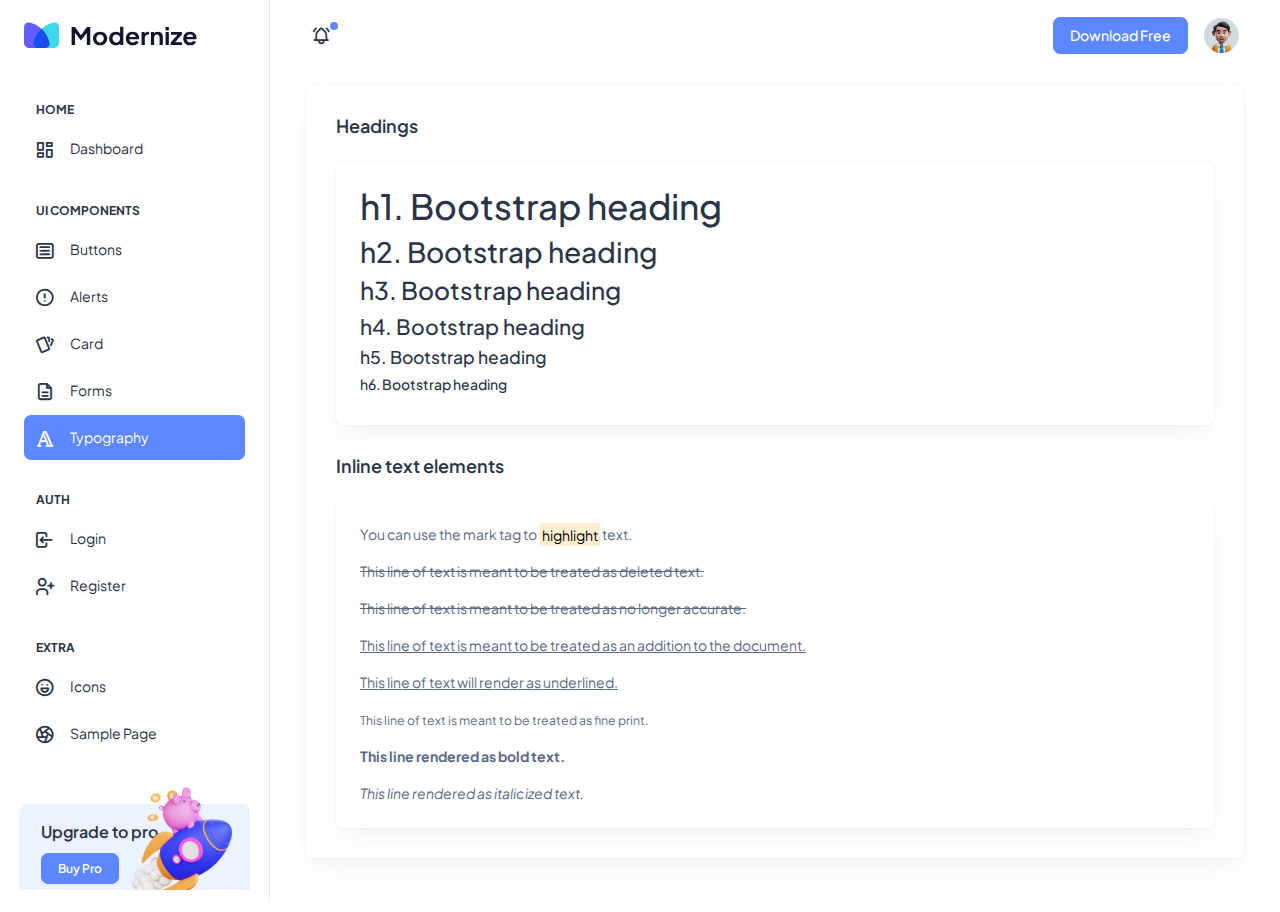
<file: html/ui-typography.html>
<!doctype html>
<html lang="en">

<head>
  <meta charset="utf-8">
  <meta name="viewport" content="width=device-width, initial-scale=1">
  <title>Modernize Free</title>
  <link rel="shortcut icon" type="image/png" href="../assets/images/logos/favicon.png" />
  <link rel="stylesheet" href="../assets/css/styles.min.css" />
</head>

<body>
  <!--  Body Wrapper -->
  <div class="page-wrapper" id="main-wrapper" data-layout="vertical" data-navbarbg="skin6" data-sidebartype="full"
    data-sidebar-position="fixed" data-header-position="fixed">
    <!-- Sidebar Start -->
    <aside class="left-sidebar">
      <!-- Sidebar scroll-->
      <div>
        <div class="brand-logo d-flex align-items-center justify-content-between">
          <a href="./index.html" class="text-nowrap logo-img">
            <img src="../assets/images/logos/dark-logo.svg" width="180" alt="" />
          </a>
          <div class="close-btn d-xl-none d-block sidebartoggler cursor-pointer" id="sidebarCollapse">
            <i class="ti ti-x fs-8"></i>
          </div>
        </div>
        <!-- Sidebar navigation-->
        <nav class="sidebar-nav scroll-sidebar" data-simplebar="">
          <ul id="sidebarnav">
            <li class="nav-small-cap">
              <i class="ti ti-dots nav-small-cap-icon fs-4"></i>
              <span class="hide-menu">Home</span>
            </li>
            <li class="sidebar-item">
              <a class="sidebar-link" href="./index.html" aria-expanded="false">
                <span>
                  <i class="ti ti-layout-dashboard"></i>
                </span>
                <span class="hide-menu">Dashboard</span>
              </a>
            </li>
            <li class="nav-small-cap">
              <i class="ti ti-dots nav-small-cap-icon fs-4"></i>
              <span class="hide-menu">UI COMPONENTS</span>
            </li>
            <li class="sidebar-item">
              <a class="sidebar-link" href="./ui-buttons.html" aria-expanded="false">
                <span>
                  <i class="ti ti-article"></i>
                </span>
                <span class="hide-menu">Buttons</span>
              </a>
            </li>
            <li class="sidebar-item">
              <a class="sidebar-link" href="./ui-alerts.html" aria-expanded="false">
                <span>
                  <i class="ti ti-alert-circle"></i>
                </span>
                <span class="hide-menu">Alerts</span>
              </a>
            </li>
            <li class="sidebar-item">
              <a class="sidebar-link" href="./ui-card.html" aria-expanded="false">
                <span>
                  <i class="ti ti-cards"></i>
                </span>
                <span class="hide-menu">Card</span>
              </a>
            </li>
            <li class="sidebar-item">
              <a class="sidebar-link" href="./ui-forms.html" aria-expanded="false">
                <span>
                  <i class="ti ti-file-description"></i>
                </span>
                <span class="hide-menu">Forms</span>
              </a>
            </li>
            <li class="sidebar-item">
              <a class="sidebar-link" href="./ui-typography.html" aria-expanded="false">
                <span>
                  <i class="ti ti-typography"></i>
                </span>
                <span class="hide-menu">Typography</span>
              </a>
            </li>
            <li class="nav-small-cap">
              <i class="ti ti-dots nav-small-cap-icon fs-4"></i>
              <span class="hide-menu">AUTH</span>
            </li>
            <li class="sidebar-item">
              <a class="sidebar-link" href="./authentication-login.html" aria-expanded="false">
                <span>
                  <i class="ti ti-login"></i>
                </span>
                <span class="hide-menu">Login</span>
              </a>
            </li>
            <li class="sidebar-item">
              <a class="sidebar-link" href="./authentication-register.html" aria-expanded="false">
                <span>
                  <i class="ti ti-user-plus"></i>
                </span>
                <span class="hide-menu">Register</span>
              </a>
            </li>
            <li class="nav-small-cap">
              <i class="ti ti-dots nav-small-cap-icon fs-4"></i>
              <span class="hide-menu">EXTRA</span>
            </li>
            <li class="sidebar-item">
              <a class="sidebar-link" href="./icon-tabler.html" aria-expanded="false">
                <span>
                  <i class="ti ti-mood-happy"></i>
                </span>
                <span class="hide-menu">Icons</span>
              </a>
            </li>
            <li class="sidebar-item">
              <a class="sidebar-link" href="./sample-page.html" aria-expanded="false">
                <span>
                  <i class="ti ti-aperture"></i>
                </span>
                <span class="hide-menu">Sample Page</span>
              </a>
            </li>
          </ul>
          <div class="unlimited-access hide-menu bg-light-primary position-relative mb-7 mt-5 rounded">
            <div class="d-flex">
              <div class="unlimited-access-title me-3">
                <h6 class="fw-semibold fs-4 mb-6 text-dark w-85">Upgrade to pro</h6>
                <a href="https://adminmart.com/product/modernize-bootstrap-5-admin-template/" target="_blank" class="btn btn-primary fs-2 fw-semibold lh-sm">Buy Pro</a>
              </div>
              <div class="unlimited-access-img">
                <img src="../assets/images/backgrounds/rocket.png" alt="" class="img-fluid">
              </div>
            </div>
          </div>
        </nav>
        <!-- End Sidebar navigation -->
      </div>
      <!-- End Sidebar scroll-->
    </aside>
    <!--  Sidebar End -->
    <!--  Main wrapper -->
    <div class="body-wrapper">
      <!--  Header Start -->
      <header class="app-header">
        <nav class="navbar navbar-expand-lg navbar-light">
          <ul class="navbar-nav">
            <li class="nav-item d-block d-xl-none">
              <a class="nav-link sidebartoggler nav-icon-hover" id="headerCollapse" href="javascript:void(0)">
                <i class="ti ti-menu-2"></i>
              </a>
            </li>
            <li class="nav-item">
              <a class="nav-link nav-icon-hover" href="javascript:void(0)">
                <i class="ti ti-bell-ringing"></i>
                <div class="notification bg-primary rounded-circle"></div>
              </a>
            </li>
          </ul>
          <div class="navbar-collapse justify-content-end px-0" id="navbarNav">
            <ul class="navbar-nav flex-row ms-auto align-items-center justify-content-end">
              <a href="https://adminmart.com/product/modernize-free-bootstrap-admin-dashboard/" target="_blank" class="btn btn-primary">Download Free</a>
              <li class="nav-item dropdown">
                <a class="nav-link nav-icon-hover" href="javascript:void(0)" id="drop2" data-bs-toggle="dropdown"
                  aria-expanded="false">
                  <img src="../assets/images/profile/user-1.jpg" alt="" width="35" height="35" class="rounded-circle">
                </a>
                <div class="dropdown-menu dropdown-menu-end dropdown-menu-animate-up" aria-labelledby="drop2">
                  <div class="message-body">
                    <a href="javascript:void(0)" class="d-flex align-items-center gap-2 dropdown-item">
                      <i class="ti ti-user fs-6"></i>
                      <p class="mb-0 fs-3">My Profile</p>
                    </a>
                    <a href="javascript:void(0)" class="d-flex align-items-center gap-2 dropdown-item">
                      <i class="ti ti-mail fs-6"></i>
                      <p class="mb-0 fs-3">My Account</p>
                    </a>
                    <a href="javascript:void(0)" class="d-flex align-items-center gap-2 dropdown-item">
                      <i class="ti ti-list-check fs-6"></i>
                      <p class="mb-0 fs-3">My Task</p>
                    </a>
                    <a href="./authentication-login.html" class="btn btn-outline-primary mx-3 mt-2 d-block">Logout</a>
                  </div>
                </div>
              </li>
            </ul>
          </div>
        </nav>
      </header>
      <!--  Header End -->
      <div class="container-fluid">
        <div class="container-fluid">
          <div class="card">
            <div class="card-body">
              <h5 class="card-title fw-semibold mb-4">Headings</h5>
              <div class="card">
                <div class="card-body p-4">
                  <h1>h1. Bootstrap heading</h1>
                  <h2>h2. Bootstrap heading</h2>
                  <h3>h3. Bootstrap heading</h3>
                  <h4>h4. Bootstrap heading</h4>
                  <h5>h5. Bootstrap heading</h5>
                  <h6>h6. Bootstrap heading</h6>
                </div>
              </div>
              <h5 class="card-title fw-semibold mb-4">Inline text elements</h5>
              <div class="card mb-0">
                <div class="card-body p-4">
                  <p>You can use the mark tag to <mark>highlight</mark> text.</p>
                  <p><del>This line of text is meant to be treated as deleted text.</del></p>
                  <p><s>This line of text is meant to be treated as no longer accurate.</s></p>
                  <p><ins>This line of text is meant to be treated as an addition to the document.</ins></p>
                  <p><u>This line of text will render as underlined.</u></p>
                  <p><small>This line of text is meant to be treated as fine print.</small></p>
                  <p><strong>This line rendered as bold text.</strong></p>
                  <p class="mb-0"><em>This line rendered as italicized text.</em></p>
                </div>
              </div>
            </div>
          </div>
        </div>
      </div>
    </div>
  </div>
  <script src="../assets/libs/jquery/dist/jquery.min.js"></script>
  <script src="../assets/libs/bootstrap/dist/js/bootstrap.bundle.min.js"></script>
  <script src="../assets/js/sidebarmenu.js"></script>
  <script src="../assets/js/app.min.js"></script>
  <script src="../assets/libs/simplebar/dist/simplebar.js"></script>
</body>

</html>
</file>
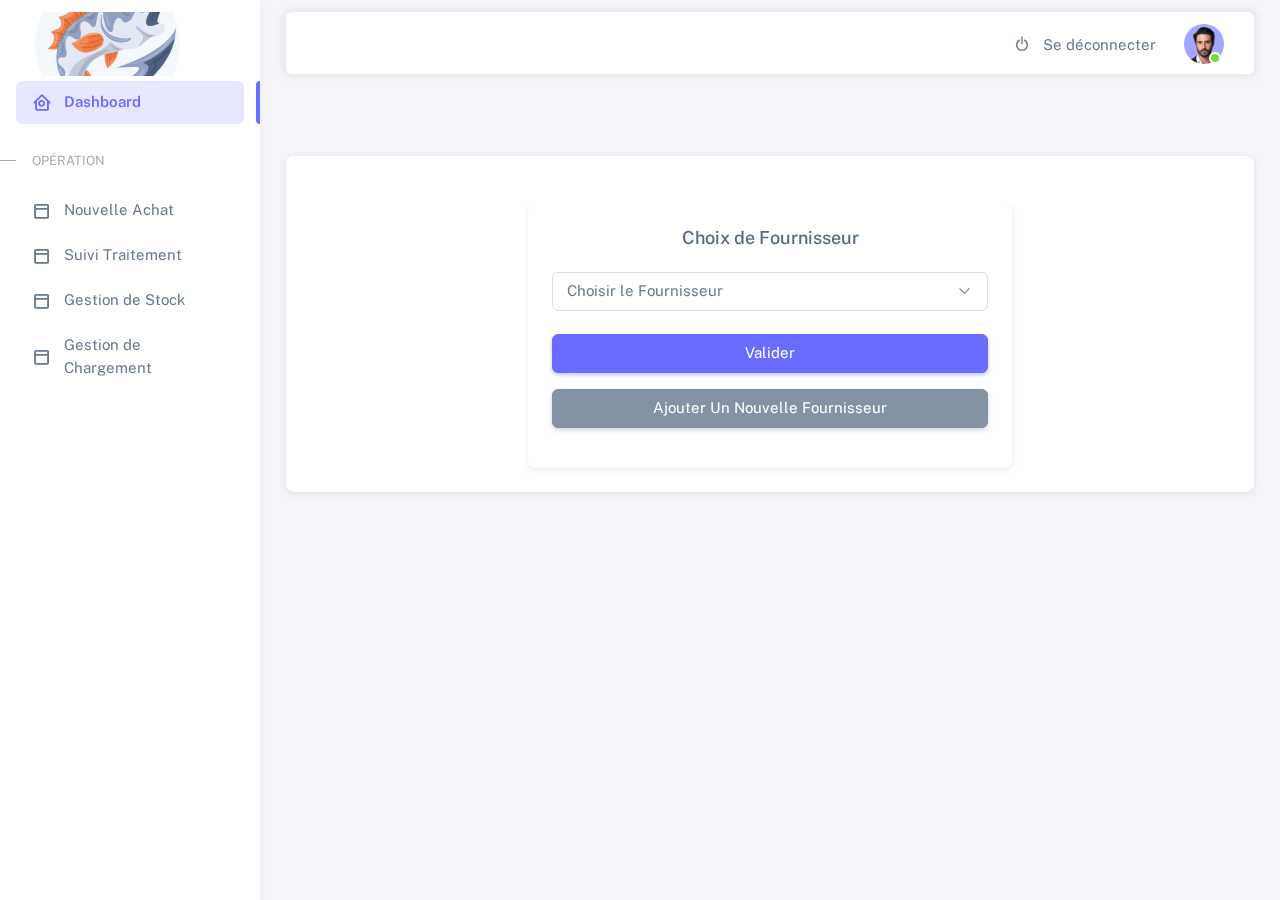
<file: desk/html/choixFournisseur.html>
<!DOCTYPE html>

<html lang="en" class="light-style layout-menu-fixed" dir="ltr" data-theme="theme-default" data-assets-path="../assets/"
  data-template="vertical-menu-template-free">

<head>
  <meta charset="utf-8" />
  <meta name="viewport"
    content="width=device-width, initial-scale=1.0, user-scalable=no, minimum-scale=1.0, maximum-scale=1.0" />

  <title>Logiciel de Gestion</title>

  <meta name="description" content="" />

  <!-- Favicon -->
  <link rel="icon" type="image/x-icon" href="../assets/img/favicon/favicon.ico" />

  <!-- Fonts -->
  <link rel="preconnect" href="https://fonts.googleapis.com" />
  <link rel="preconnect" href="https://fonts.gstatic.com" crossorigin />
  <link
    href="https://fonts.googleapis.com/css2?family=Public+Sans:ital,wght@0,300;0,400;0,500;0,600;0,700;1,300;1,400;1,500;1,600;1,700&display=swap"
    rel="stylesheet" />

  <!-- Icons. Uncomment required icon fonts -->
  <link rel="stylesheet" href="../assets/vendor/fonts/boxicons.css" />

  <!-- Core CSS -->
  <link rel="stylesheet" href="../assets/vendor/css/core.css" class="template-customizer-core-css" />
  <link rel="stylesheet" href="../assets/vendor/css/theme-default.css" class="template-customizer-theme-css" />
  <link rel="stylesheet" href="../assets/css/demo.css" />

  <!-- Vendors CSS -->
  <link rel="stylesheet" href="../assets/vendor/libs/perfect-scrollbar/perfect-scrollbar.css" />

  <link rel="stylesheet" href="../assets/vendor/libs/apex-charts/apex-charts.css" />

  <!-- Page CSS -->

  <!-- Helpers -->
  <script src="../assets/vendor/js/helpers.js"></script>

  <!--! Template customizer & Theme config files MUST be included after core stylesheets and helpers.js in the <head> section -->
  <!--? Config:  Mandatory theme config file contain global vars & default theme options, Set your preferred theme option in this file.  -->
  <script src="../assets/js/config.js"></script>
</head>

<body>
  <!-- Layout wrapper -->
  <div class="layout-wrapper layout-content-navbar">
    <div class="layout-container">
      <!-- Menu -->

      <aside id="layout-menu" class="layout-menu menu-vertical menu bg-menu-theme">
        <div class="app-brand demo">
          <a href="index.html" class="app-brand-link">

            <center>
              <img src="../assets/img/logo.jpg" alt class="w-px-150 h-auto rounded-circle" />
            </center>

          </a>


        </div>


        <ul class="menu-inner py-1">
          <!-- Dashboard -->
          <li class="menu-item active">
            <a href="index.html" class="menu-link">
              <i class="menu-icon tf-icons bx bx-home-circle"></i>
              <div data-i18n="Analytics">Dashboard</div>
            </a>
          </li>


          <li class="menu-header small text-uppercase">
            <span class="menu-header-text">Opération</span>
          </li>
          <li class="menu-item">
            <a href="choixFournisseur.html" class="menu-link ">
              <i class="menu-icon tf-icons bx bx-dock-top"></i>
              <div>Nouvelle Achat</div>
            </a>

          </li>
          <li class="menu-item">
            <a href="listeFact.html" class="menu-link">
              <i class="menu-icon tf-icons bx bx-dock-top"></i>
              <div>Suivi Traitement</div>
            </a>

          </li>
          <li class="menu-item">
            <a href="#" class="menu-link">
              <i class="menu-icon tf-icons bx bx-dock-top"></i>
              <div>Gestion de Stock</div>
            </a>

          </li>
          <li class="menu-item">
            <a href="" class="menu-link">
              <i class="menu-icon tf-icons bx bx-dock-top"></i>
              <div>Gestion de Chargement</div>
            </a>

          </li>
        </ul>
      </aside>
      <!-- / Menu -->


      <!-- Layout container -->
      <div class="layout-page">
        <!-- Navbar -->

        <nav
          class="layout-navbar container-xxl navbar navbar-expand-xl navbar-detached align-items-center bg-navbar-theme"
          id="layout-navbar">
          <div class="layout-menu-toggle navbar-nav align-items-xl-center me-3 me-xl-0 d-xl-none">
            <a class="nav-item nav-link px-0 me-xl-4" href="javascript:void(0)">
              <i class="bx bx-menu bx-sm"></i>
            </a>
          </div>

          <div class="navbar-nav-right d-flex align-items-center" id="navbar-collapse">
            <!-- Search -->
            <div class="navbar-nav align-items-center">
              <div class="nav-item d-flex align-items-center">
              </div>
            </div>
            <!-- /Search -->

            <ul class="navbar-nav flex-row align-items-center ms-auto">
              <!-- Place this tag where you want the button to render. -->
              <li>
                <a class="dropdown-item" href="auth-login-basic.html">
                  <i class="bx bx-power-off me-2"></i>
                  <span class="align-middle">Se déconnecter</span>
                </a>
              </li>

              <!-- User -->
              <li class="nav-item navbar-dropdown dropdown-user dropdown">
                <a class="nav-link dropdown-toggle hide-arrow" href="javascript:void(0);" data-bs-toggle="dropdown">
                  <div class="avatar avatar-online">
                    <img src="../assets/img/avatars/1.png" alt class="w-px-40 h-auto rounded-circle" />
                  </div>
                </a>
                <ul class="dropdown-menu dropdown-menu-end">
                  <li>
                    <a class="dropdown-item" href="#">
                      <i class="bx bx-cog me-2"></i>
                      <span class="align-middle">Changer le Mot de passe</span>
                    </a>
                  </li>
                  <li>
                    <div class="dropdown-divider"></div>
                  </li>

                </ul>
              </li>
              <!--/ User -->
            </ul>
          </div>
        </nav>

        <!-- / Navbar -->

        <!-- Content wrapper -->
        <div class="content-wrapper">
          <!-- Content -->

          <div class="container-xxl flex-grow-1 container-p-y">
            <h4 class="fw-bold py-3 mb-4"><span class="text-muted fw-light"></span> </h4>

            <!-- Basic Bootstrap Table -->
            <form action="" method="post">
              <div class="card">
                <h5 class="card-header"></h5>
                <div class="table-responsive text-nowrap">
                  <center>
                    <div class="col-md-6">
                      <div class="card mb-4">
                        <h5 class="card-header">Choix de Fournisseur </h5>
                        <div class="card-body">
                          <div class="mb-3 col">
                            <select id="defaultSelect" class="form-select">
                              <option>Choisir le Fournisseur</option>
                              <option value="1">One</option>
                              <option value="2">Two</option>
                              <option value="3">Three</option>
                            </select>
                            <br>

                            <div class="mb-3">
                              <button class="btn btn-primary d-grid w-100" type="submit">Valider</button>
                            </div>
                            <!-- <div class=" mb-3">
                              <small class="text-light fw-semibold">Ou</small>
                              <div class="mt-3"> -->
                            <!-- Button trigger modal -->
                            <button type="button" class="btn btn-secondary d-grid w-100" data-bs-toggle="modal"
                              data-bs-target="#basicModal">
                              Ajouter Un Nouvelle Fournisseur
                            </button>


                            <!-- Modal -->
                            <div class="modal fade" id="basicModal" tabindex="-1" aria-hidden="true">
                              <div class="modal-dialog" role="document">
                                <div class="modal-content">
                                  <div class="modal-header">
                                    <h5 class="modal-title" id="exampleModalLabel1">Nouvelle Fournisseur</h5>
                                    <button type="button" class="btn-close" data-bs-dismiss="modal"
                                      aria-label="Close"></button>
                                  </div>
                                  <form action="">
                                    <div class="modal-body">
                                      <div class="row">
                                        <div class="col mb-3">
                                          <label for="nameBasic" class="form-label">Nom</label>
                                          <input type="text" id="nameBasic" autocomplete="off" class="form-control"
                                            placeholder="Non de Fournisseur" />
                                        </div>
                                      </div>
                                      <div class="row g-2">
                                        <div class="col mb-0">
                                          <label for="" class="form-label">Adresse</label>
                                          <input type="text" id="" autocomplete="off" class="form-control"
                                            placeholder="Adresse de Fournisseur" />
                                        </div>
                                        <div class="col mb-0">
                                          <label for="dobBasic" class="form-label">Contact</label>
                                          <input type="text" id="dobBasic" autocomplete="off" class="form-control"
                                            placeholder="Contact de Fournisseur" />
                                        </div>
                                      </div>
                                    </div>
                                    <div class="modal-footer">

                                      <button type="button" class="btn btn-primary">Enregistrer</button>
                                    </div>
                                  </form>
                                </div>
                              </div>
                            </div>
                          </div>
                        </div>
                      </div>


                    </div>
                </div>
                </center>

              </div>
          </div>
          </form>
          <!--/ Basic Bootstrap Table -->


          <!-- / Footer -->

          <div class="content-backdrop fade"></div>
        </div>
        <!-- Content wrapper -->
      </div>
      <!-- / Layout page -->
    </div>

    <!-- Overlay -->
    <div class="layout-overlay layout-menu-toggle"></div>
  </div>
  <!-- / Layout wrapper -->

  <!-- Core JS -->
  <!-- build:js assets/vendor/js/core.js -->
  <script src="../assets/vendor/libs/jquery/jquery.js"></script>
  <script src="../assets/vendor/libs/popper/popper.js"></script>
  <script src="../assets/vendor/js/bootstrap.js"></script>
  <script src="../assets/vendor/libs/perfect-scrollbar/perfect-scrollbar.js"></script>

  <script src="../assets/vendor/js/menu.js"></script>
  <!-- endbuild -->

  <!-- Vendors JS -->

  <!-- Main JS -->
  <script src="../assets/js/main.js"></script>

  <!-- Page JS -->

  <!-- Place this tag in your head or just before your close body tag. -->
  <script async defer src="https://buttons.github.io/buttons.js"></script>
</body>

</html>
</file>
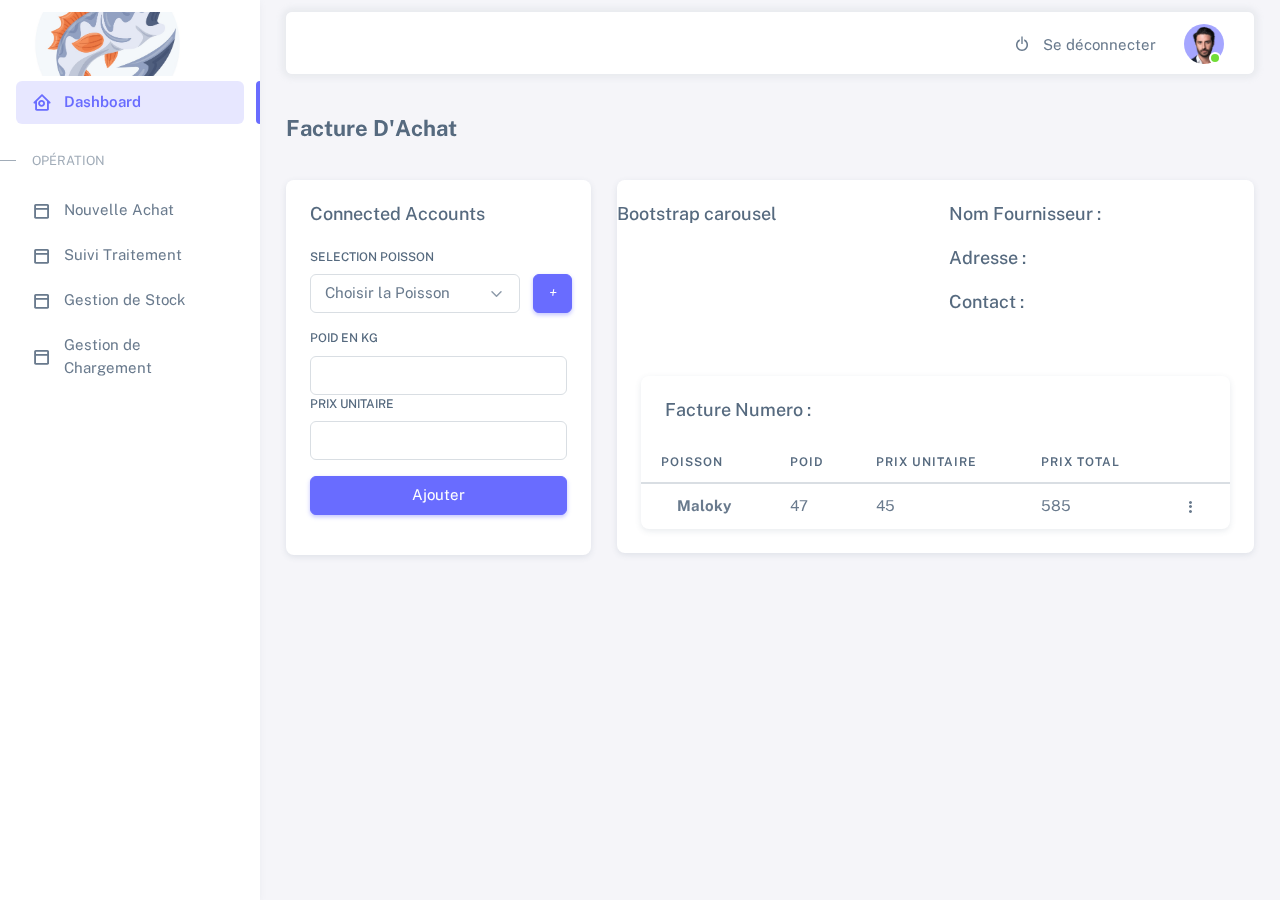
<file: desk/html/FactureAchat.html>
<!DOCTYPE html>

<html lang="en" class="light-style layout-menu-fixed" dir="ltr" data-theme="theme-default" data-assets-path="../assets/"
  data-template="vertical-menu-template-free">

<head>
  <meta charset="utf-8" />
  <meta name="viewport"
    content="width=device-width, initial-scale=1.0, user-scalable=no, minimum-scale=1.0, maximum-scale=1.0" />

  <title>Logiciel de Gestion</title>

  <meta name="description" content="" />

  <!-- Favicon -->
  <link rel="icon" type="image/x-icon" href="../assets/img/favicon/favicon.ico" />

  <!-- Fonts -->
  <link rel="preconnect" href="https://fonts.googleapis.com" />
  <link rel="preconnect" href="https://fonts.gstatic.com" crossorigin />
  <link
    href="https://fonts.googleapis.com/css2?family=Public+Sans:ital,wght@0,300;0,400;0,500;0,600;0,700;1,300;1,400;1,500;1,600;1,700&display=swap"
    rel="stylesheet" />

  <!-- Icons. Uncomment required icon fonts -->
  <link rel="stylesheet" href="../assets/vendor/fonts/boxicons.css" />

  <!-- Core CSS -->
  <link rel="stylesheet" href="../assets/vendor/css/core.css" class="template-customizer-core-css" />
  <link rel="stylesheet" href="../assets/vendor/css/theme-default.css" class="template-customizer-theme-css" />
  <link rel="stylesheet" href="../assets/css/demo.css" />

  <!-- Vendors CSS -->
  <link rel="stylesheet" href="../assets/vendor/libs/perfect-scrollbar/perfect-scrollbar.css" />

  <link rel="stylesheet" href="../assets/vendor/libs/apex-charts/apex-charts.css" />

  <!-- Page CSS -->

  <!-- Helpers -->
  <script src="../assets/vendor/js/helpers.js"></script>

  <!--! Template customizer & Theme config files MUST be included after core stylesheets and helpers.js in the <head> section -->
  <!--? Config:  Mandatory theme config file contain global vars & default theme options, Set your preferred theme option in this file.  -->
  <script src="../assets/js/config.js"></script>
</head>

<body>
  <!-- Layout wrapper -->
  <div class="layout-wrapper layout-content-navbar">
    <div class="layout-container">
      <!-- Menu -->

      <aside id="layout-menu" class="layout-menu menu-vertical menu bg-menu-theme">
        <div class="app-brand demo">
          <a href="index.html" class="app-brand-link">

            <center>
              <img src="../assets/img/logo.jpg" alt class="w-px-150 h-auto rounded-circle" />
            </center>

          </a>


        </div>


        <ul class="menu-inner py-1">
          <!-- Dashboard -->
          <li class="menu-item active">
            <a href="index.html" class="menu-link">
              <i class="menu-icon tf-icons bx bx-home-circle"></i>
              <div data-i18n="Analytics">Dashboard</div>
            </a>
          </li>


          <li class="menu-header small text-uppercase">
            <span class="menu-header-text">Opération</span>
          </li>
          <li class="menu-item">
            <a href="choixFournisseur.html" class="menu-link ">
              <i class="menu-icon tf-icons bx bx-dock-top"></i>
              <div>Nouvelle Achat</div>
            </a>

          </li>
          <li class="menu-item">
            <a href="listeFact.html" class="menu-link">
              <i class="menu-icon tf-icons bx bx-dock-top"></i>
              <div>Suivi Traitement</div>
            </a>

          </li>
          <li class="menu-item">
            <a href="#" class="menu-link">
              <i class="menu-icon tf-icons bx bx-dock-top"></i>
              <div>Gestion de Stock</div>
            </a>

          </li>
          <li class="menu-item">
            <a href="" class="menu-link">
              <i class="menu-icon tf-icons bx bx-dock-top"></i>
              <div>Gestion de Chargement</div>
            </a>

          </li>
        </ul>
      </aside>
      <!-- / Menu -->

      <!-- Layout container -->
      <div class="layout-page">
        <!-- Navbar -->

        <nav
          class="layout-navbar container-xxl navbar navbar-expand-xl navbar-detached align-items-center bg-navbar-theme"
          id="layout-navbar">
          <div class="layout-menu-toggle navbar-nav align-items-xl-center me-3 me-xl-0 d-xl-none">
            <a class="nav-item nav-link px-0 me-xl-4" href="javascript:void(0)">
              <i class="bx bx-menu bx-sm"></i>
            </a>
          </div>

          <div class="navbar-nav-right d-flex align-items-center" id="navbar-collapse">
            <!-- Search -->
            <div class="navbar-nav align-items-center">
              <div class="nav-item d-flex align-items-center">
              </div>
            </div>
            <!-- /Search -->

            <ul class="navbar-nav flex-row align-items-center ms-auto">
              <!-- Place this tag where you want the button to render. -->
              <li>
                <a class="dropdown-item" href="auth-login-basic.html">
                  <i class="bx bx-power-off me-2"></i>
                  <span class="align-middle">Se déconnecter</span>
                </a>
              </li>

              <!-- User -->
              <li class="nav-item navbar-dropdown dropdown-user dropdown">
                <a class="nav-link dropdown-toggle hide-arrow" href="javascript:void(0);" data-bs-toggle="dropdown">
                  <div class="avatar avatar-online">
                    <img src="../assets/img/avatars/1.png" alt class="w-px-40 h-auto rounded-circle" />
                  </div>
                </a>
                <ul class="dropdown-menu dropdown-menu-end">
                  <li>
                    <a class="dropdown-item" href="#">
                      <i class="bx bx-cog me-2"></i>
                      <span class="align-middle">Changer le Mot de passe</span>
                    </a>
                  </li>
                  <li>
                    <div class="dropdown-divider"></div>
                  </li>

                </ul>
              </li>
              <!--/ User -->
            </ul>
          </div>
        </nav>
        <!-- / Navbar -->

        <!-- Content wrapper -->
        <div class="content-wrapper">
          <!-- Content -->

          <div class="container-xxl flex-grow-1 container-p-y">
            <h4 class="fw-bold py-3 mb-4">
              <span class="text-muted fw-light"> </span> Facture D'Achat
            </h4>

            <div class="row">
              <div class="col-md-12">
                <div class="row">
                  <div class="col-md-4 col-12 mb-md-0 mb-4">
                    <div class="card">
                      <h5 class="card-header">Connected Accounts</h5>
                      <div class="card-body">
                        <form id="formAuthentication" class="mb-3" action="index.html" method="POST">
                          <div class="mb-3 form-password-toggle">
                            <div class="d-flex justify-content-between">
                              <label class="form-label" for="password">Selection Poisson</label>

                            </div>


                            <div class="d-flex mb-3">

                              <div class="flex-grow-1 row">
                                <div class="col- col-sm-10 mb-sm-0 mb-8">
                                  <div class="input-group input-group-merge">
                                    <select id="defaultSelect" name="fournisseur" class="form-select">
                                      <option>Choisir la Poisson</option>
                                      <option value="1">One</option>
                                      <option value="2">Two</option>
                                      <option value="3">Three</option>
                                    </select>
                                  </div>
                                </div>
                                <!-- <div class=""> -->

                                <button type="button" class="col-4 col-sm-2  btn btn-icon btn-primary"
                                  data-bs-toggle="modal" data-bs-target="#basicModal">
                                  <i class="">+</i>
                                </button>
                                <div class="modal fade" id="basicModal" tabindex="-1" aria-hidden="true">
                                  <div class="modal-dialog" role="document">
                                    <div class="modal-content">
                                      <div class="modal-header">
                                        <h5 class="modal-title" id="exampleModalLabel1">Ajout Poisson</h5>
                                        <button type="button" class="btn-close" data-bs-dismiss="modal"
                                          aria-label="Close"></button>
                                      </div>
                                      <form action="">
                                        <div class="modal-body">
                                          <div class="row">
                                            <div class="col mb-3">
                                              <label for="nameBasic" class="form-label">Nom</label>
                                              <input type="text" id="nameBasic" class="form-control"
                                                placeholder="Non de Poisson" />
                                            </div>
                                          </div>


                                        </div>
                                        <div class="modal-footer">

                                          <button type="button" class="btn btn-primary">Enregistrer</button>
                                        </div>
                                      </form>
                                    </div>
                                  </div>
                                </div>
                                <!-- </div> -->
                              </div>
                            </div>
                            <div class="d-flex justify-content-between">

                              <label class="form-label" for="password">Poid en Kg</label>

                            </div>
                            <div class="input-group input-group-merge">
                              <input type="text" id="" class="form-control" name="pkg" placeholder="" />
                            </div>
                            <div class="d-flex justify-content-between">
                              <label class="form-label" for="password">Prix Unitaire</label>

                            </div>
                            <div class="input-group input-group-merge">
                              <input type="text" class="form-control" name="pu" placeholder="" aria-describedby="" />
                            </div>
                          </div>
                          <div class="mb-3">
                            <button class="btn btn-primary d-grid w-100" type="submit">Ajouter</button>
                          </div>
                        </form>

                        <!-- Connections -->

                        <!-- /Connections -->
                      </div>
                    </div>
                  </div>
                  <div class="col-md-8 col-12">
                    <div class="card">
                      <div class="row">
                        <!-- Bootstrap carousel -->
                        <div class="col-md">
                          <h5 class="my-4">Bootstrap carousel</h5>


                        </div>
                        <!-- Bootstrap crossfade carousel -->
                        <div class="col-md">
                          <h5 class="my-4">Nom Fournisseur :</h5>
                          <h5 class="my-4">Adresse :</h5>
                          <h5 class="my-4">Contact :</h5>


                        </div>
                      </div>
                      <div class="card-body">
                        <p></p>
                        <!-- Social Accounts -->
                        <div class="card">
                          <h5 class="card-header">Facture Numero : </h5>
                          <div class="table-responsive text-nowrap">
                            <table class="table">
                              <thead>
                                <tr>
                                  <th>Poisson</th>
                                  <th>Poid</th>
                                  <th>Prix Unitaire</th>
                                  <th>Prix Total</th>

                                </tr>
                              </thead>
                              <tbody class="table-border-bottom-0">
                                <tr>
                                  <td><i class="fab fa-angular fa-lg text-danger me-3"></i> <strong>Maloky
                                    </strong></td>
                                  <td>47</td>
                                  <td>
                                    45
                                  </td>
                                  <td>585</td>
                                  <td>
                                    <div class="dropdown">
                                      <button type="button" class="btn p-0 dropdown-toggle hide-arrow"
                                        data-bs-toggle="dropdown">
                                        <i class="bx bx-dots-vertical-rounded"></i>
                                      </button>
                                      <div class="dropdown-menu">
                                        <a class="dropdown-item" href="javascript:void(0);"><i
                                            class="bx bx-edit-alt me-1"></i>
                                          Modifier</a>
                                        <a class="dropdown-item" href="javascript:void(0);"><i
                                            class="bx bx-trash me-1"></i>
                                          Suprimer</a>
                                      </div>
                                    </div>
                                  </td>
                                </tr>
                              </tbody>
                            </table>
                          </div>
                        </div>
                        <!-- /Social Accounts -->
                      </div>
                    </div>
                  </div>
                </div>
              </div>
            </div>
          </div>
          <!-- / Content -->

          <!-- Footer -->

          <!-- / Footer -->

          <div class="content-backdrop fade"></div>
        </div>
        <!-- Content wrapper -->
      </div>
      <!-- / Layout page -->
    </div>

    <!-- Overlay -->
    <div class="layout-overlay layout-menu-toggle"></div>
  </div>
  <!-- / Layout wrapper -->



  <!-- Core JS -->
  <!-- build:js assets/vendor/js/core.js -->
  <script src="../assets/vendor/libs/jquery/jquery.js"></script>
  <script src="../assets/vendor/libs/popper/popper.js"></script>
  <script src="../assets/vendor/js/bootstrap.js"></script>
  <script src="../assets/vendor/libs/perfect-scrollbar/perfect-scrollbar.js"></script>

  <script src="../assets/vendor/js/menu.js"></script>
  <!-- endbuild -->

  <!-- Vendors JS -->

  <!-- Main JS -->
  <script src="../assets/js/main.js"></script>

  <!-- Page JS -->

  <!-- Place this tag in your head or just before your close body tag. -->
  <script async defer src="https://buttons.github.io/buttons.js"></script>
</body>

</html>
</file>
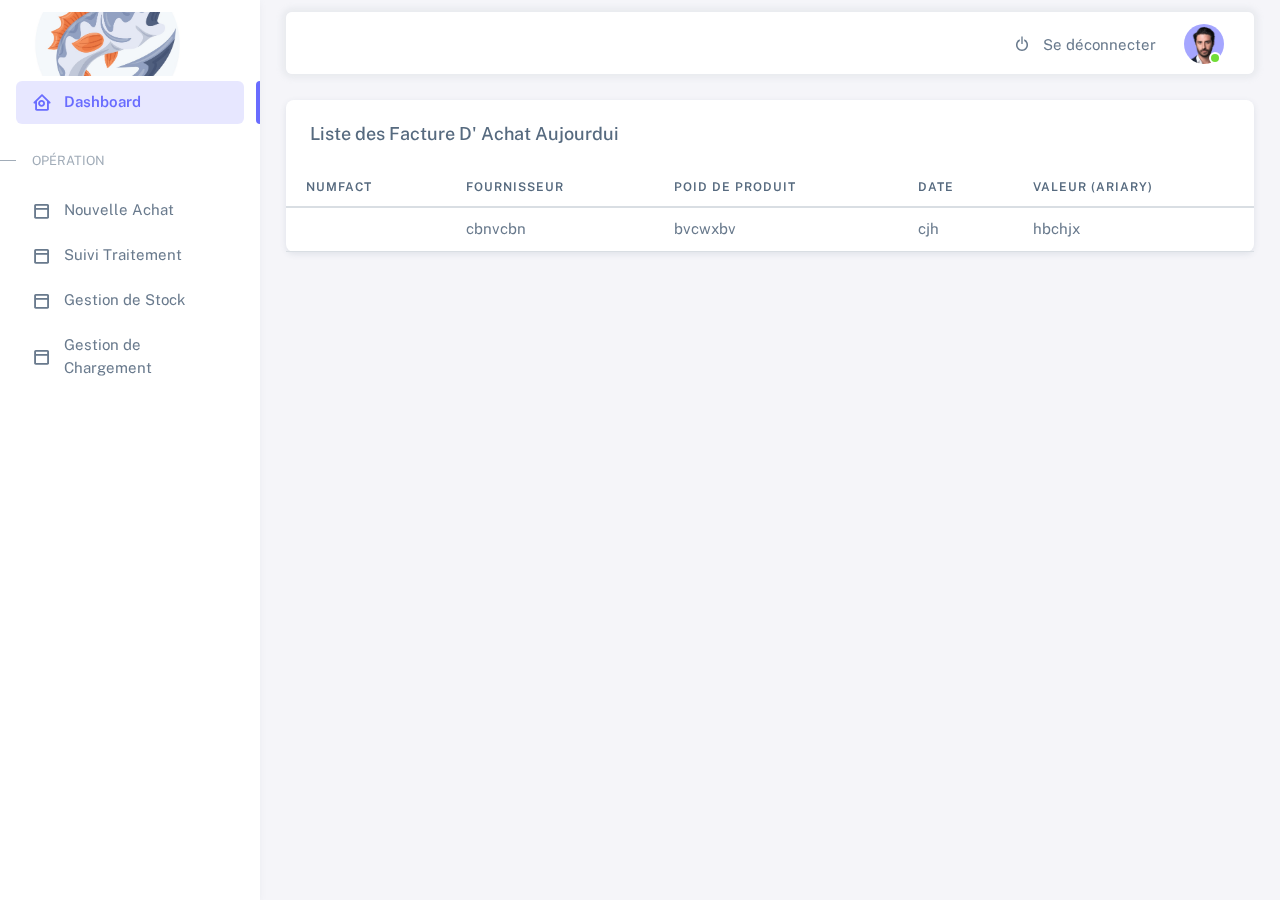
<file: desk/html/listeFact.html>
<!DOCTYPE html>

<html lang="en" class="light-style layout-menu-fixed" dir="ltr" data-theme="theme-default" data-assets-path="../assets/"
  data-template="vertical-menu-template-free">

<head>
  <meta charset="utf-8" />
  <meta name="viewport"
    content="width=device-width, initial-scale=1.0, user-scalable=no, minimum-scale=1.0, maximum-scale=1.0" />

  <title>Logiciel de Gestion</title>

  <meta name="description" content="" />

  <!-- Favicon -->
  <link rel="icon" type="image/x-icon" href="../assets/img/favicon/favicon.ico" />

  <!-- Fonts -->
  <link rel="preconnect" href="https://fonts.googleapis.com" />
  <link rel="preconnect" href="https://fonts.gstatic.com" crossorigin />
  <link
    href="https://fonts.googleapis.com/css2?family=Public+Sans:ital,wght@0,300;0,400;0,500;0,600;0,700;1,300;1,400;1,500;1,600;1,700&display=swap"
    rel="stylesheet" />

  <!-- Icons. Uncomment required icon fonts -->
  <link rel="stylesheet" href="../assets/vendor/fonts/boxicons.css" />

  <!-- Core CSS -->
  <link rel="stylesheet" href="../assets/vendor/css/core.css" class="template-customizer-core-css" />
  <link rel="stylesheet" href="../assets/vendor/css/theme-default.css" class="template-customizer-theme-css" />
  <link rel="stylesheet" href="../assets/css/demo.css" />

  <!-- Vendors CSS -->
  <link rel="stylesheet" href="../assets/vendor/libs/perfect-scrollbar/perfect-scrollbar.css" />

  <link rel="stylesheet" href="../assets/vendor/libs/apex-charts/apex-charts.css" />

  <!-- Page CSS -->

  <!-- Helpers -->
  <script src="../assets/vendor/js/helpers.js"></script>

  <!--! Template customizer & Theme config files MUST be included after core stylesheets and helpers.js in the <head> section -->
  <!--? Config:  Mandatory theme config file contain global vars & default theme options, Set your preferred theme option in this file.  -->
  <script src="../assets/js/config.js"></script>
</head>

<body>
  <!-- Layout wrapper -->
  <div class="layout-wrapper layout-content-navbar">
    <div class="layout-container">
      <!-- Menu -->

      <aside id="layout-menu" class="layout-menu menu-vertical menu bg-menu-theme">
        <div class="app-brand demo">
          <a href="index.html" class="app-brand-link">

            <center>
              <img src="../assets/img/logo.jpg" alt class="w-px-150 h-auto rounded-circle" />
            </center>

          </a>


        </div>


        <ul class="menu-inner py-1">
          <!-- Dashboard -->
          <li class="menu-item active">
            <a href="index.html" class="menu-link">
              <i class="menu-icon tf-icons bx bx-home-circle"></i>
              <div data-i18n="Analytics">Dashboard</div>
            </a>
          </li>


          <li class="menu-header small text-uppercase">
            <span class="menu-header-text">Opération</span>
          </li>
          <li class="menu-item">
            <a href="choixFournisseur.html" class="menu-link ">
              <i class="menu-icon tf-icons bx bx-dock-top"></i>
              <div>Nouvelle Achat</div>
            </a>

          </li>
          <li class="menu-item">
            <a href="listeFact.html" class="menu-link">
              <i class="menu-icon tf-icons bx bx-dock-top"></i>
              <div>Suivi Traitement</div>
            </a>

          </li>
          <li class="menu-item">
            <a href="#" class="menu-link">
              <i class="menu-icon tf-icons bx bx-dock-top"></i>
              <div>Gestion de Stock</div>
            </a>

          </li>
          <li class="menu-item">
            <a href="" class="menu-link">
              <i class="menu-icon tf-icons bx bx-dock-top"></i>
              <div>Gestion de Chargement</div>
            </a>

          </li>
        </ul>
      </aside>
      <!-- / Menu -->

      <!-- Layout container -->
      <div class="layout-page">
        <!-- Navbar -->

        <nav
          class="layout-navbar container-xxl navbar navbar-expand-xl navbar-detached align-items-center bg-navbar-theme"
          id="layout-navbar">
          <div class="layout-menu-toggle navbar-nav align-items-xl-center me-3 me-xl-0 d-xl-none">
            <a class="nav-item nav-link px-0 me-xl-4" href="javascript:void(0)">
              <i class="bx bx-menu bx-sm"></i>
            </a>
          </div>

          <div class="navbar-nav-right d-flex align-items-center" id="navbar-collapse">
            <!-- Search -->
            <div class="navbar-nav align-items-center">
              <div class="nav-item d-flex align-items-center">
              </div>
            </div>
            <!-- /Search -->

            <ul class="navbar-nav flex-row align-items-center ms-auto">
              <!-- Place this tag where you want the button to render. -->
              <li>
                <a class="dropdown-item" href="auth-login-basic.html">
                  <i class="bx bx-power-off me-2"></i>
                  <span class="align-middle">Se déconnecter</span>
                </a>
              </li>

              <!-- User -->
              <li class="nav-item navbar-dropdown dropdown-user dropdown">
                <a class="nav-link dropdown-toggle hide-arrow" href="javascript:void(0);" data-bs-toggle="dropdown">
                  <div class="avatar avatar-online">
                    <img src="../assets/img/avatars/1.png" alt class="w-px-40 h-auto rounded-circle" />
                  </div>
                </a>
                <ul class="dropdown-menu dropdown-menu-end">
                  <li>
                    <a class="dropdown-item" href="#">
                      <i class="bx bx-cog me-2"></i>
                      <span class="align-middle">Changer le Mot de passe</span>
                    </a>
                  </li>
                  <li>
                    <div class="dropdown-divider"></div>
                  </li>

                </ul>
              </li>
              <!--/ User -->
            </ul>
          </div>
        </nav>
        <!-- Content wrapper -->
        <div class="content-wrapper">
          <!-- Content -->

          <div class="container-fluid flex-grow-1 container-p-y">
            <div class="card">
              <h5 class="card-header"> Liste des Facture D' Achat Aujourdui</h5>
              <div class="table-responsive text-nowrap">
                <table class="table">
                  <thead>
                    <tr class="text-nowrap">
                      <th>NumFact</th>
                      <th>Fournisseur</th>
                      <th>Poid De produit</th>
                      <th>Date</th>
                      <th>Valeur (Ariary)</th>

                    </tr>
                  </thead>
                  <tbody>

                    <tr data-bs-toggle="modal" data-bs-target="#basicModal">
                      <th scope="row"></th>
                      <td>cbnvcbn </td>
                      <td>bvcwxbv </td>
                      <td> cjh</td>
                      <td> hbchjx</td>

                    </tr>
                    <div class="modal fade" id="basicModal" tabindex="-1" aria-hidden="true">
                      <div class="modal-dialog" role="document">
                        <div class="modal-content">
                          <div class="modal-header">
                            <h5 class="modal-title" id="exampleModalLabel1"></h5>
                            <button type="button" class="btn-close" data-bs-dismiss="modal" aria-label="Close"></button>
                          </div>
                          <form action="">
                            <div class="modal-body">
                              <div class="row">
                                <div class="col mb-3">
                                  <label for="nameBasic" class="form-label">Nom</label>
                                  <input type="text" id="nameBasic" autocomplete="off" class="form-control"
                                    placeholder="" />
                                </div>
                              </div>
                              <div class="row g-2">
                                <div class="col mb-0">
                                  <label for="" class="form-label">Adresse</label>
                                  <input type="text" id="" autocomplete="off" class="form-control" placeholder="" />
                                </div>
                                <div class="col mb-0">
                                  <label for="dobBasic" class="form-label">Contact</label>
                                  <input type="text" id="dobBasic" autocomplete="off" class="form-control"
                                    placeholder="" />
                                </div>
                              </div>
                            </div>
                            <div class="modal-footer">

                              <button type="button" class="btn btn-primary">Enregistrer</button>
                            </div>
                          </form>
                        </div>
                      </div>
                    </div>


                  </tbody>
                </table>
              </div>
            </div>
            <!--/ Layout Demo -->
          </div>
          <!-- / Content -->

          <!-- Footer -->


          <div class="content-backdrop fade"></div>
        </div>
        <!-- Content wrapper -->
      </div>
      <!-- / Layout page -->
    </div>

    <!-- Overlay -->
    <div class="layout-overlay layout-menu-toggle"></div>
  </div>
  <!-- / Layout wrapper -->



  <!-- Core JS -->
  <!-- build:js assets/vendor/js/core.js -->
  <script src="../assets/vendor/libs/jquery/jquery.js"></script>
  <script src="../assets/vendor/libs/popper/popper.js"></script>
  <script src="../assets/vendor/js/bootstrap.js"></script>
  <script src="../assets/vendor/libs/perfect-scrollbar/perfect-scrollbar.js"></script>

  <script src="../assets/vendor/js/menu.js"></script>
  <!-- endbuild -->

  <!-- Vendors JS -->

  <!-- Main JS -->
  <script src="../assets/js/main.js"></script>

  <!-- Page JS -->

  <!-- Place this tag in your head or just before your close body tag. -->
  <script async defer src="https://buttons.github.io/buttons.js"></script>
</body>

</html>
</file>
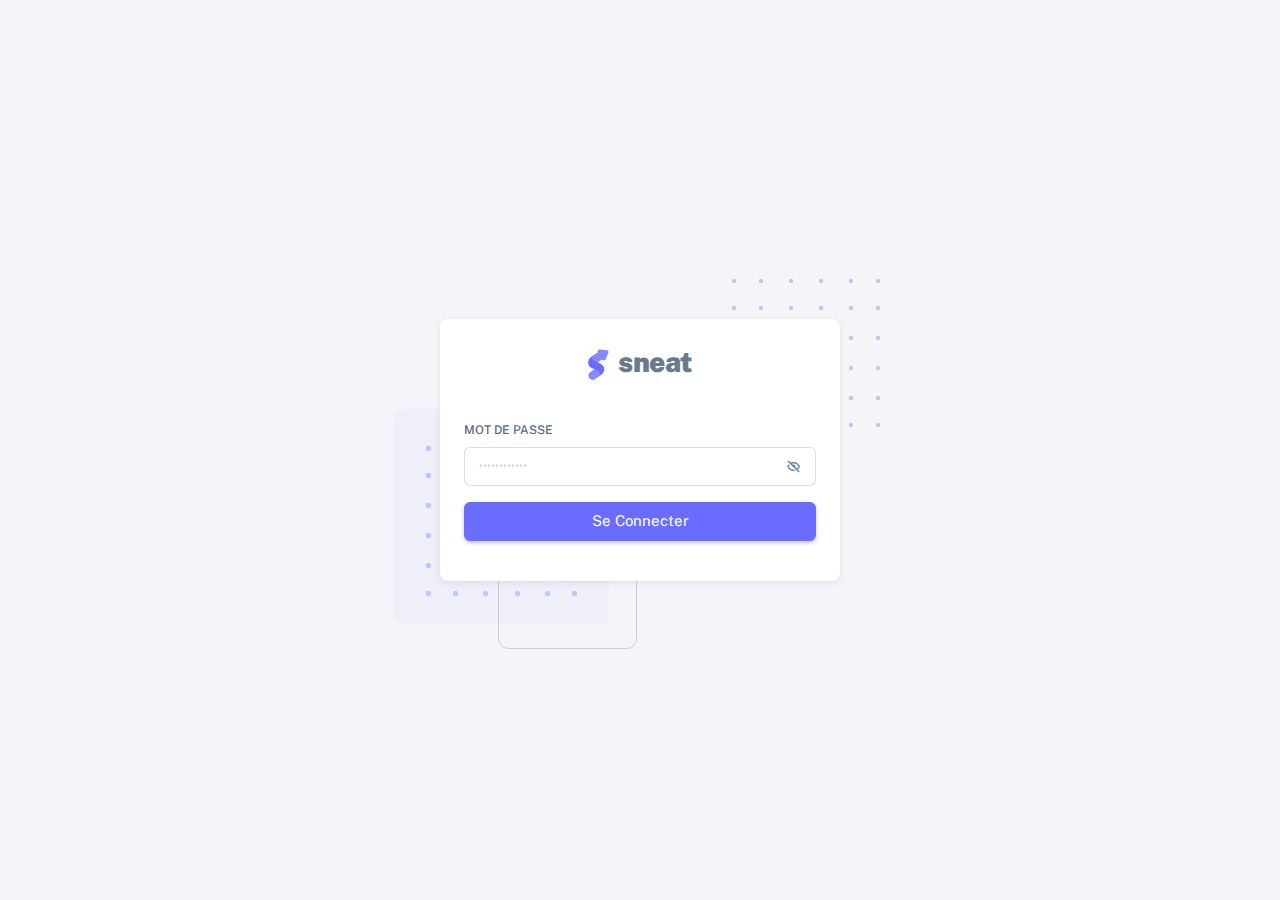
<file: desk/html/login.html>
<!DOCTYPE html>

<html lang="en" class="light-style customizer-hide" dir="ltr" data-theme="theme-default" data-assets-path="../assets/"
  data-template="vertical-menu-template-free">

<head>
  <meta charset="utf-8" />
  <meta name="viewport"
    content="width=device-width, initial-scale=1.0, user-scalable=no, minimum-scale=1.0, maximum-scale=1.0" />

  <title>Login Basic - Pages | Sneat - Bootstrap 5 HTML Admin Template - Pro</title>

  <meta name="description" content="" />

  <!-- Favicon -->
  <link rel="icon" type="image/x-icon" href="../assets/img/favicon/favicon.ico" />

  <!-- Fonts -->
  <link rel="preconnect" href="https://fonts.googleapis.com" />
  <link rel="preconnect" href="https://fonts.gstatic.com" crossorigin />
  <link
    href="https://fonts.googleapis.com/css2?family=Public+Sans:ital,wght@0,300;0,400;0,500;0,600;0,700;1,300;1,400;1,500;1,600;1,700&display=swap"
    rel="stylesheet" />

  <!-- Icons. Uncomment required icon fonts -->
  <link rel="stylesheet" href="../assets/vendor/fonts/boxicons.css" />

  <!-- Core CSS -->
  <link rel="stylesheet" href="../assets/vendor/css/core.css" class="template-customizer-core-css" />
  <link rel="stylesheet" href="../assets/vendor/css/theme-default.css" class="template-customizer-theme-css" />
  <link rel="stylesheet" href="../assets/css/demo.css" />

  <!-- Vendors CSS -->
  <link rel="stylesheet" href="../assets/vendor/libs/perfect-scrollbar/perfect-scrollbar.css" />

  <!-- Page CSS -->
  <!-- Page -->
  <link rel="stylesheet" href="../assets/vendor/css/pages/page-auth.css" />
  <!-- Helpers -->
  <script src="../assets/vendor/js/helpers.js"></script>

  <!--! Template customizer & Theme config files MUST be included after core stylesheets and helpers.js in the <head> section -->
  <!--? Config:  Mandatory theme config file contain global vars & default theme options, Set your preferred theme option in this file.  -->
  <script src="../assets/js/config.js"></script>
</head>

<body>
  <!-- Content -->

  <div class="container-xxl">
    <div class="authentication-wrapper authentication-basic container-p-y">
      <div class="authentication-inner">
        <!-- Register -->
        <div class="card">
          <div class="card-body">
            <!-- Logo -->
            <div class="app-brand justify-content-center">
              <a href="index.html" class="app-brand-link gap-2">
                <span class="app-brand-logo demo">
                  <svg width="25" viewBox="0 0 25 42" version="1.1" xmlns="http://www.w3.org/2000/svg"
                    xmlns:xlink="http://www.w3.org/1999/xlink">
                    <defs>
                      <path
                        d="M13.7918663,0.358365126 L3.39788168,7.44174259 C0.566865006,9.69408886 -0.379795268,12.4788597 0.557900856,15.7960551 C0.68998853,16.2305145 1.09562888,17.7872135 3.12357076,19.2293357 C3.8146334,19.7207684 5.32369333,20.3834223 7.65075054,21.2172976 L7.59773219,21.2525164 L2.63468769,24.5493413 C0.445452254,26.3002124 0.0884951797,28.5083815 1.56381646,31.1738486 C2.83770406,32.8170431 5.20850219,33.2640127 7.09180128,32.5391577 C8.347334,32.0559211 11.4559176,30.0011079 16.4175519,26.3747182 C18.0338572,24.4997857 18.6973423,22.4544883 18.4080071,20.2388261 C17.963753,17.5346866 16.1776345,15.5799961 13.0496516,14.3747546 L10.9194936,13.4715819 L18.6192054,7.984237 L13.7918663,0.358365126 Z"
                        id="path-1"></path>
                      <path
                        d="M5.47320593,6.00457225 C4.05321814,8.216144 4.36334763,10.0722806 6.40359441,11.5729822 C8.61520715,12.571656 10.0999176,13.2171421 10.8577257,13.5094407 L15.5088241,14.433041 L18.6192054,7.984237 C15.5364148,3.11535317 13.9273018,0.573395879 13.7918663,0.358365126 C13.5790555,0.511491653 10.8061687,2.3935607 5.47320593,6.00457225 Z"
                        id="path-3"></path>
                      <path
                        d="M7.50063644,21.2294429 L12.3234468,23.3159332 C14.1688022,24.7579751 14.397098,26.4880487 13.008334,28.506154 C11.6195701,30.5242593 10.3099883,31.790241 9.07958868,32.3040991 C5.78142938,33.4346997 4.13234973,34 4.13234973,34 C4.13234973,34 2.75489982,33.0538207 2.37032616e-14,31.1614621 C-0.55822714,27.8186216 -0.55822714,26.0572515 -4.05231404e-15,25.8773518 C0.83734071,25.6075023 2.77988457,22.8248993 3.3049379,22.52991 C3.65497346,22.3332504 5.05353963,21.8997614 7.50063644,21.2294429 Z"
                        id="path-4"></path>
                      <path
                        d="M20.6,7.13333333 L25.6,13.8 C26.2627417,14.6836556 26.0836556,15.9372583 25.2,16.6 C24.8538077,16.8596443 24.4327404,17 24,17 L14,17 C12.8954305,17 12,16.1045695 12,15 C12,14.5672596 12.1403557,14.1461923 12.4,13.8 L17.4,7.13333333 C18.0627417,6.24967773 19.3163444,6.07059163 20.2,6.73333333 C20.3516113,6.84704183 20.4862915,6.981722 20.6,7.13333333 Z"
                        id="path-5"></path>
                    </defs>
                    <g id="g-app-brand" stroke="none" stroke-width="1" fill="none" fill-rule="evenodd">
                      <g id="Brand-Logo" transform="translate(-27.000000, -15.000000)">
                        <g id="Icon" transform="translate(27.000000, 15.000000)">
                          <g id="Mask" transform="translate(0.000000, 8.000000)">
                            <mask id="mask-2" fill="white">
                              <use xlink:href="#path-1"></use>
                            </mask>
                            <use fill="#696cff" xlink:href="#path-1"></use>
                            <g id="Path-3" mask="url(#mask-2)">
                              <use fill="#696cff" xlink:href="#path-3"></use>
                              <use fill-opacity="0.2" fill="#FFFFFF" xlink:href="#path-3"></use>
                            </g>
                            <g id="Path-4" mask="url(#mask-2)">
                              <use fill="#696cff" xlink:href="#path-4"></use>
                              <use fill-opacity="0.2" fill="#FFFFFF" xlink:href="#path-4"></use>
                            </g>
                          </g>
                          <g id="Triangle"
                            transform="translate(19.000000, 11.000000) rotate(-300.000000) translate(-19.000000, -11.000000) ">
                            <use fill="#696cff" xlink:href="#path-5"></use>
                            <use fill-opacity="0.2" fill="#FFFFFF" xlink:href="#path-5"></use>
                          </g>
                        </g>
                      </g>
                    </g>
                  </svg>
                </span>
                <span class="app-brand-text demo text-body fw-bolder">Sneat</span>
              </a>
            </div>
            <!-- /Logo -->
            <form id="formAuthentication" class="mb-3" action="index.html" method="POST">
              <div class="mb-3 form-password-toggle">
                <div class="d-flex justify-content-between">
                  <label class="form-label" for="password">Mot de Passe</label>

                </div>
                <div class="input-group input-group-merge">
                  <input type="password" id="password" required autocomplete="off" class="form-control" name="password"
                    placeholder="&#xb7;&#xb7;&#xb7;&#xb7;&#xb7;&#xb7;&#xb7;&#xb7;&#xb7;&#xb7;&#xb7;&#xb7;"
                    aria-describedby="password" />
                  <span class="input-group-text cursor-pointer"><i class="bx bx-hide"></i></span>
                </div>
              </div>

              <div class="mb-3">
                <button class="btn btn-primary d-grid w-100" type="submit">Se Connecter</button>
              </div>
            </form>

            <p class="text-center">

            </p>
          </div>
        </div>
        <!-- /Register -->
      </div>
    </div>
  </div>

  <!-- / Content -->



  <!-- Core JS -->
  <!-- build:js assets/vendor/js/core.js -->
  <script src="../assets/vendor/libs/jquery/jquery.js"></script>
  <script src="../assets/vendor/libs/popper/popper.js"></script>
  <script src="../assets/vendor/js/bootstrap.js"></script>
  <script src="../assets/vendor/libs/perfect-scrollbar/perfect-scrollbar.js"></script>

  <script src="../assets/vendor/js/menu.js"></script>
  <!-- endbuild -->

  <!-- Vendors JS -->

  <!-- Main JS -->
  <script src="../assets/js/main.js"></script>

  <!-- Page JS -->

  <!-- Place this tag in your head or just before your close body tag. -->
  <script async defer src="https://buttons.github.io/buttons.js"></script>
</body>

</html>
</file>
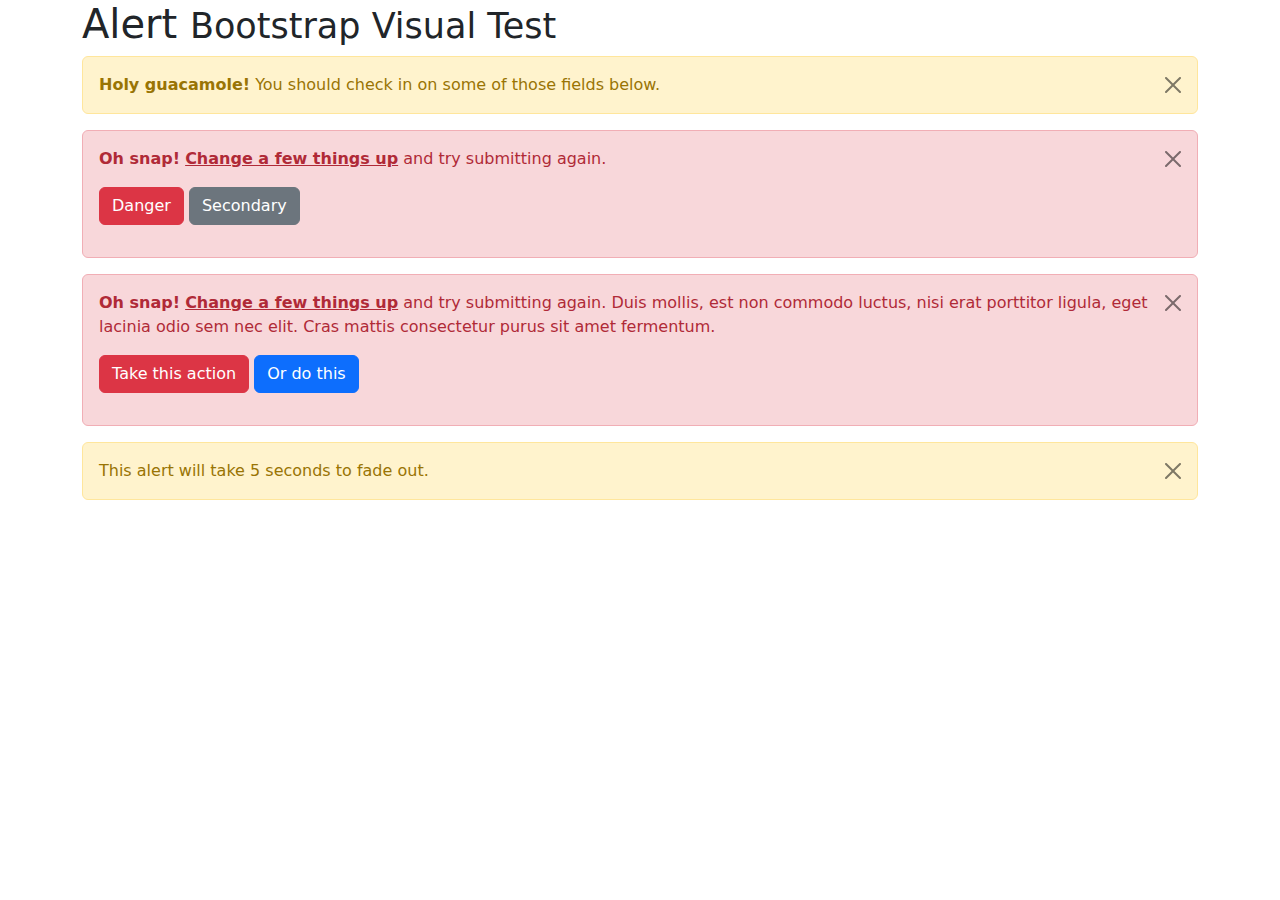
<file: assets/libs/bootstrap/js/tests/visual/alert.html>
<!doctype html>
<html lang="en">
  <head>
    <meta charset="utf-8">
    <meta name="viewport" content="width=device-width, initial-scale=1">
    <link href="../../../dist/css/bootstrap.min.css" rel="stylesheet">
    <title>Alert</title>
  </head>
  <body>
    <div class="container">
      <h1>Alert <small>Bootstrap Visual Test</small></h1>

      <div class="alert alert-warning alert-dismissible fade show" role="alert">
        <button type="button" class="btn-close" data-bs-dismiss="alert" aria-label="Close"></button>
        <strong>Holy guacamole!</strong> You should check in on some of those fields below.
      </div>

      <div class="alert alert-danger alert-dismissible fade show" role="alert">
        <button type="button" class="btn-close" data-bs-dismiss="alert" aria-label="Close"></button>
        <p>
          <strong>Oh snap!</strong> <a href="#" class="alert-link">Change a few things up</a> and try submitting again.
        </p>
        <p>
          <button type="button" class="btn btn-danger">Danger</button>
          <button type="button" class="btn btn-secondary">Secondary</button>
        </p>
      </div>

      <div class="alert alert-danger alert-dismissible fade show" role="alert">
        <button type="button" class="btn-close" data-bs-dismiss="alert" aria-label="Close"></button>
        <p>
          <strong>Oh snap!</strong> <a href="#" class="alert-link">Change a few things up</a> and try submitting again. Duis mollis, est non commodo luctus, nisi erat porttitor ligula, eget lacinia odio sem nec elit. Cras mattis consectetur purus sit amet fermentum.
        </p>
        <p>
          <button type="button" class="btn btn-danger">Take this action</button>
          <button type="button" class="btn btn-primary">Or do this</button>
        </p>
      </div>

      <div class="alert alert-warning alert-dismissible fade show" role="alert" style="transition-duration: 5s;">
        <button type="button" class="btn-close" data-bs-dismiss="alert" aria-label="Close"></button>
        This alert will take 5 seconds to fade out.
      </div>
    </div>

    <script src="../../../dist/js/bootstrap.bundle.js"></script>
  </body>
</html>
</file>
